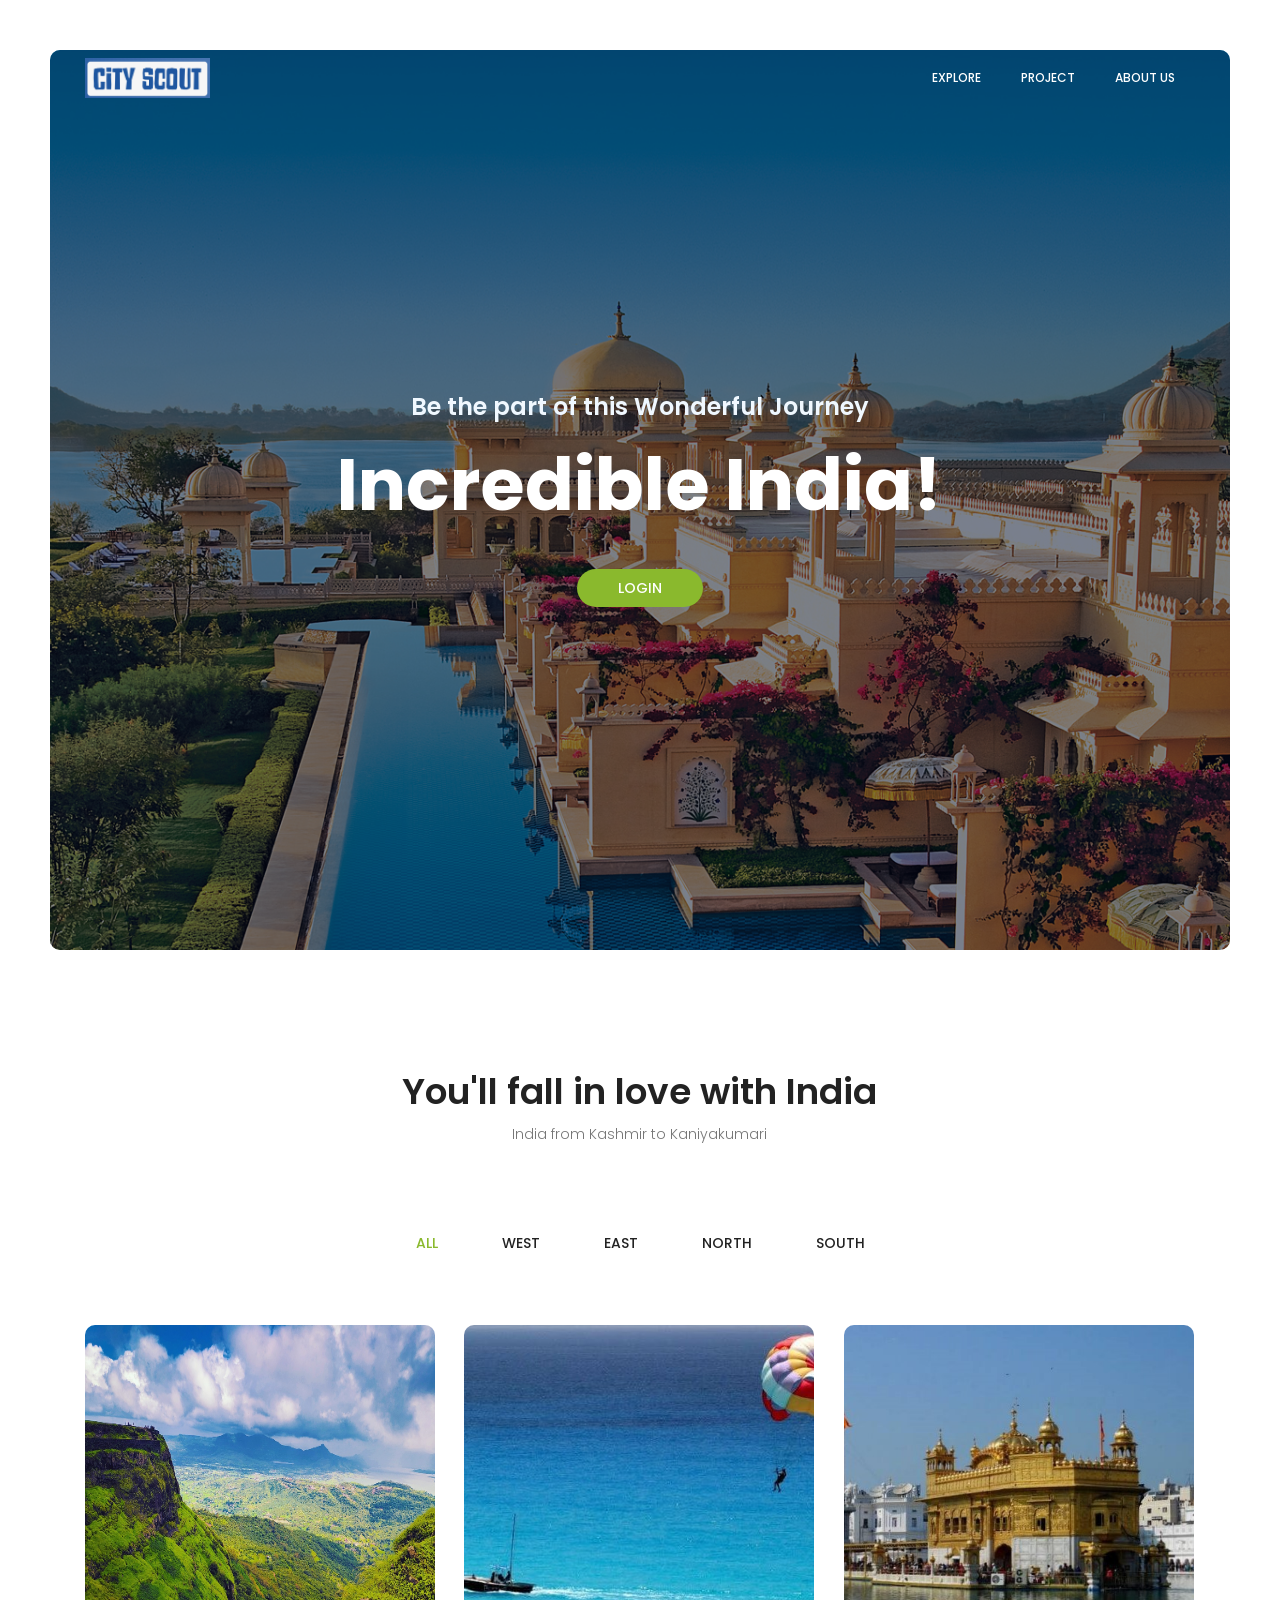
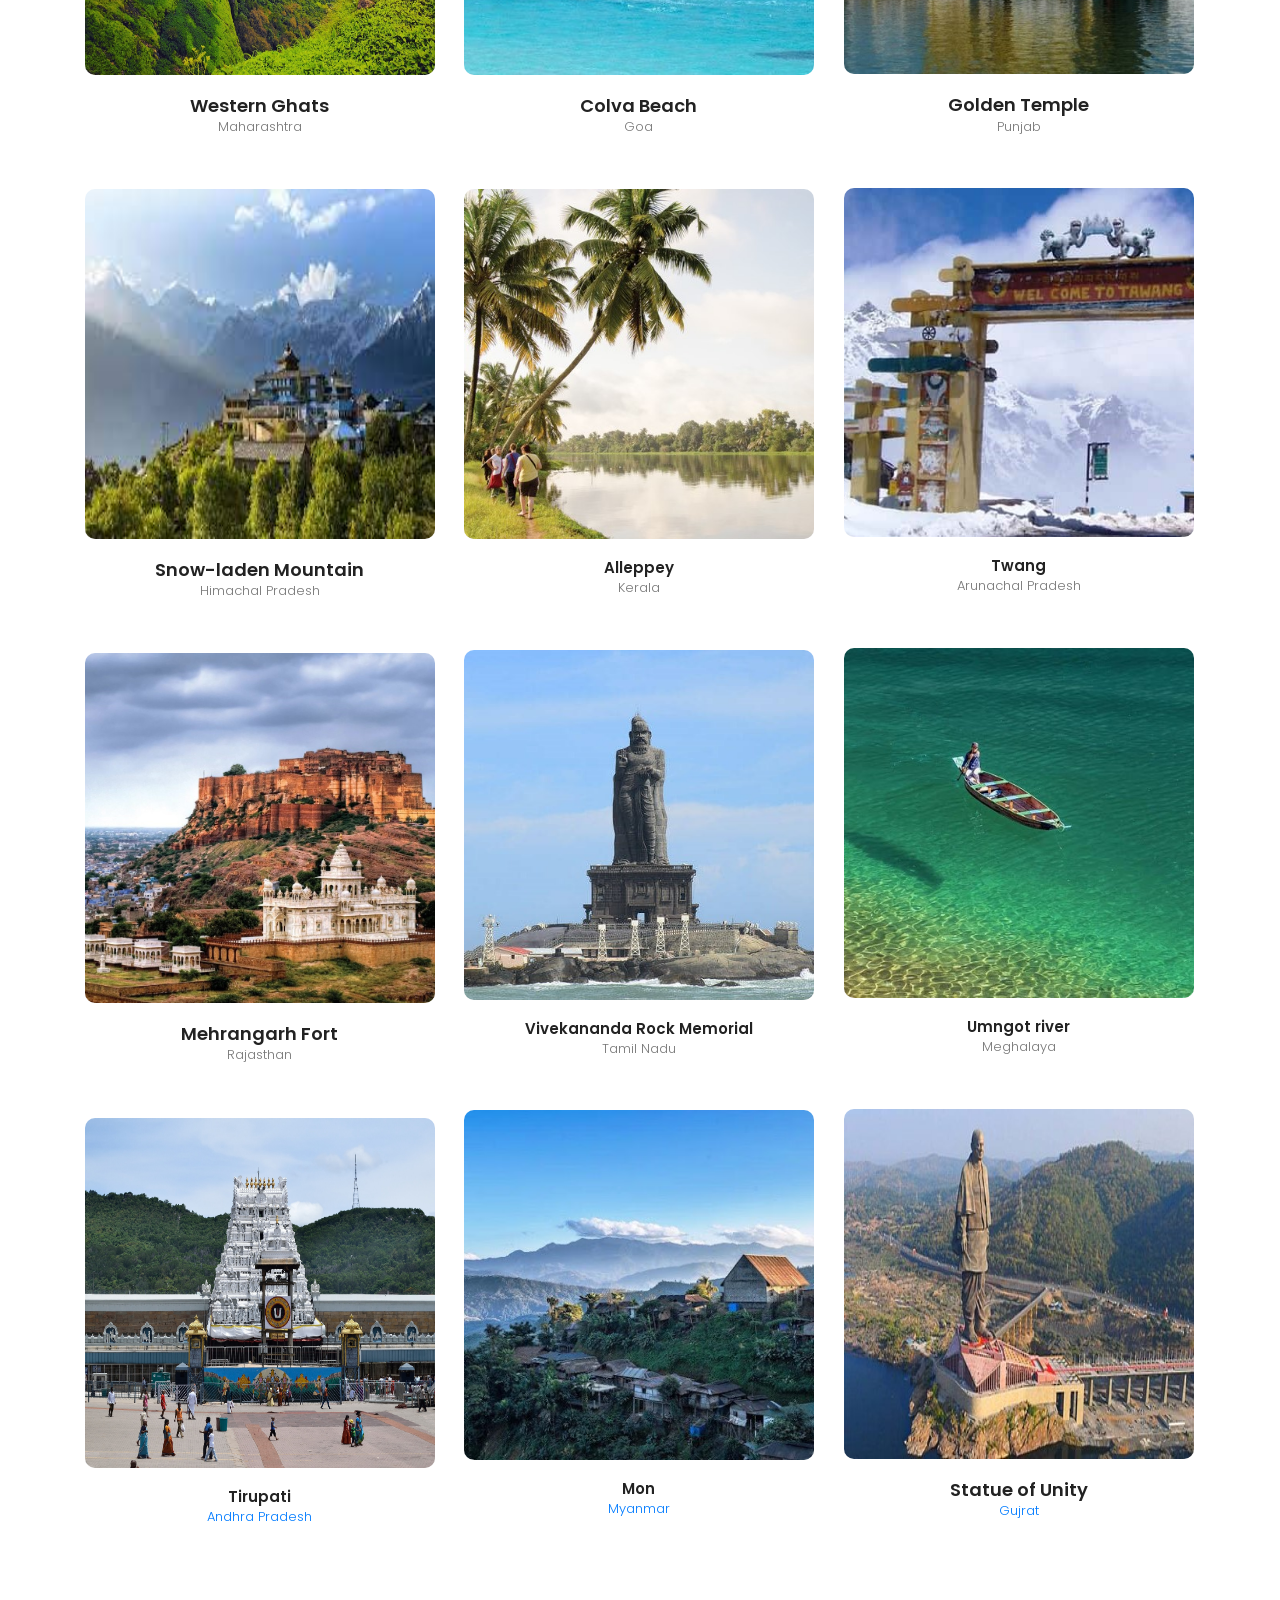
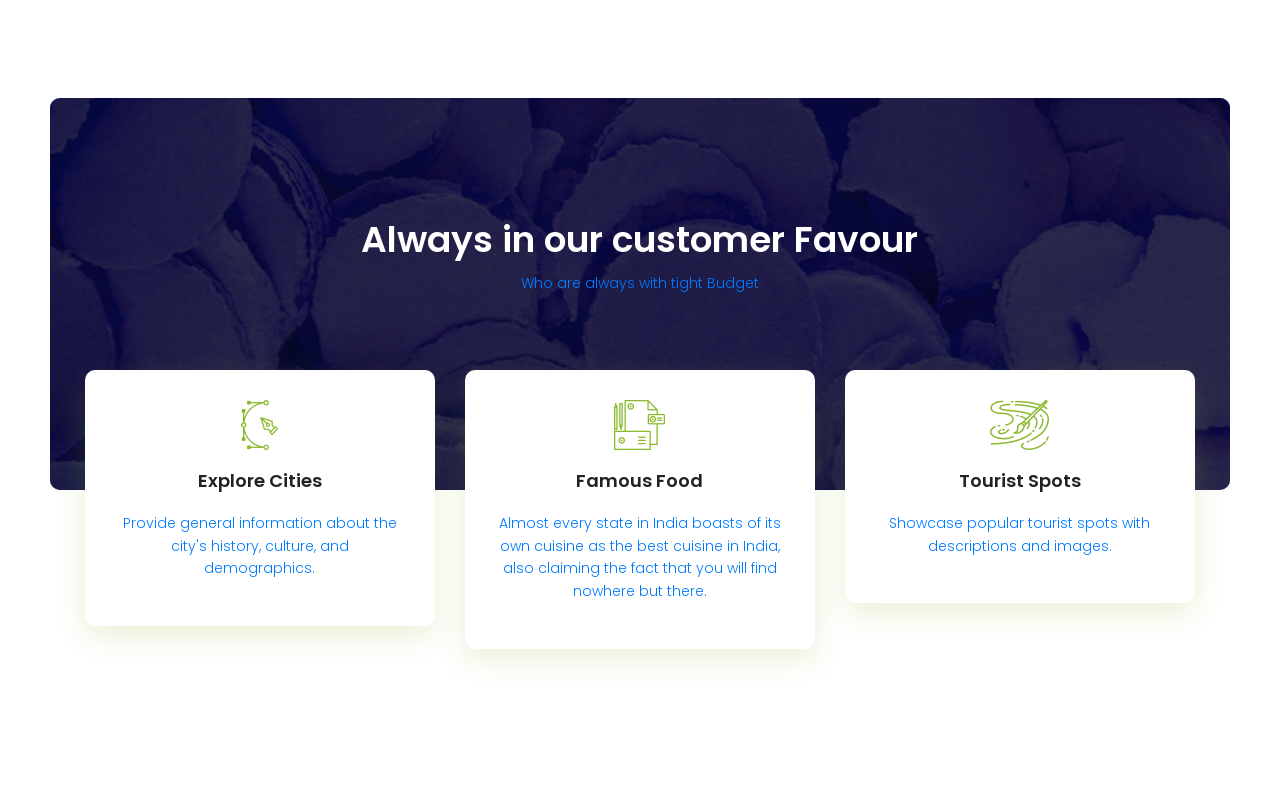
<file: index.html>
<!DOCTYPE html>
<html lang="zxx" class="no-js">
<head>
	<!-- Mobile Specific Meta -->
	<meta name="viewport" content="width=device-width, initial-scale=1, shrink-to-fit=no">
	<!-- Favicon-->
	<link rel="shortcut icon" href="img/fav.png">
	<!-- Author Meta -->
	<meta name="author" content="">
	<!-- Meta Description -->
	<meta name="description" content="">
	<!-- Meta Keyword -->
	<meta name="keywords" content="">
	<!-- meta character set -->
	<meta charset="UTF-8">
	<!-- Site Title -->
	<title>City Scout</title>
	<link rel="icon" href="./img/j.jpg" type="image/jpg">
	<link href="https://fonts.googleapis.com/css?family=Poppins:100,200,400,300,500,600,700" rel="stylesheet"> 
		<!--CSS============================================= -->
		<link rel="stylesheet" href="css/linearicons.css">
		<link rel="stylesheet" href="css/font-awesome.min.css">
		<link rel="stylesheet" href="css/bootstrap.css">
		<link rel="stylesheet" href="css/magnific-popup.css">
		<link rel="stylesheet" href="css/nice-select.css">					
		<link rel="stylesheet" href="css/animate.min.css">
		<link rel="stylesheet" href="css/owl.carousel.css">
		<link rel="stylesheet" href="css/main.css">
	</head>
	<body>
		<div class="protfolio-wrap">

		<!-- Start Header Area -->
		<header class="default-header">
		
			<nav class="navbar navbar-expand-lg  navbar-light">
				<div class="container">
					<img style="height: 40px; width: auto; padding:auto"  src="./img/logo.png" alt="">
					  <a class="navbar-brand" href="index.html"></a>
					  <button class="navbar-toggler" type="button" data-toggle="collapse" data-target="#navbarSupportedContent" aria-controls="navbarSupportedContent" aria-expanded="false" aria-label="Toggle navigation">
						<span class="text-white lnr lnr-menu"></span>
					  </button>

					  <div class="collapse navbar-collapse justify-content-end align-items-center" id="navbarSupportedContent">
						<ul class="navbar-nav">
							
							<li><a href="#portfolio">Explore</a></li>
							<li><a href="#service">Project</a></li>
							<li><a href="./Pages-inside/about.html">About Us</a></li>
						</ul>
					  </div>						
				</div>
			</nav>
		</header>
		<!-- End Header Area -->	
			<!-- start banner Area -->
			<section class="banner-area relative" id="home">	
				<div class="overlay overlay-bg"></div>
				<div class="container">
					<div class="row fullscreen d-flex align-items-center justify-content-center">
						<div class="banner-content col-lg-10">
							<h3 style="color: aliceblue;">Be the part of this Wonderful Journey</h3>
							<h1>
								Incredible India!				
							</h1>
							<a href="#" class="primary-btn text-uppercase">Login</a>
						</div>											
					</div>
				</div>
			</section>
			<!-- End banner Area -->	
			
			<!-- Start portfolio-area Area -->	
			<section class="portfolio-area section-gap" id="portfolio">
			  <div class="container">
					<div class="row d-flex justify-content-center">
						<div class="menu-content col-lg-10">
							<div class="title text-center">
								<h1 class="mb-10">You'll fall in love with India</h1>
								<p>India from Kashmir to Kaniyakumari</p>
							</div>
						</div>
					</div>
				<div class="filters">
				  <ul>
					<li class="active" data-filter="*">All</li>
					<li data-filter=".personal">West</li>
					<li data-filter=".agency">East</li>
					<li data-filter=".corporate">North</li>
					<li data-filter=".portal">South</li>
				  </ul>
				</div>
				
				<div class="filters-content">
				  <div class="row grid">
					<div class="single-portfolio col-sm-4 all personal">
						<div class="item">
						  <a href="./Pages-inside/maha.html"><img style="height: 350px;" src = "img/p13.jpg" alt="Work 1"></a>
						  <div class="p-inner">
							<a href="./Pages-inside/maha.html"></a><h4>Western Ghats</h4></a>
							<div class="cat">Maharashtra</div>
						  </div>
						</div>
					  </div>
					<div class="single-portfolio col-sm-4 all personal">
					  <div class="item">
						<img src="img/p11.jpg" alt="Work 1">
						<div class="p-inner">
						  <h4>Colva Beach</h4>
						  <div class="cat">Goa</div>
						</div>
					  </div>
					</div>
					<div class="single-portfolio col-sm-4 all corporate">
						<div class="item">
						  <a href="./Pages-inside/GoldenTemple-Info.html"><img src="img/p1.jpg" alt="Work 1"></a>
						  <div class="p-inner">
							<h4>Golden Temple</h4>
							<div class="cat">Punjab</div>
						  </div>
						</div>
					  </div>
					<div class="single-portfolio col-sm-4 all agency">
					  <div class="item">
						<img src="img/p9.jpg" alt="Work 1">
						<div class="p-inner">
						  <h5>Twang</h5>
						  <div class="cat">Arunachal Pradesh</div>
						</div>
					  </div>
					</div>
					<div class="single-portfolio col-sm-4 all portal">
					  <div class="item">
						<img src="img/p12.jpg" alt="Work 1">
						<div class="p-inner">
						  <h5>Alleppey</h5>
						  <div class="cat">Kerala</div>
						</div>
					  </div>
					</div>

					<div class="single-portfolio col-sm-4 all corporate">
					  <div class="item">
						<img style="height: 350px;"src="img/p5.jpg" alt="Work 1">
						<div class="p-inner">
						  <h4>Snow-laden Mountain</h4>
						  <div class="cat">Himachal Pradesh</div>
						</div>
					  </div>
					</div>
					<div class="single-portfolio col-sm-4 all agency">
					  <div class="item">
						<img src="img/p7.jpg" alt="Work 1">
						<div class="p-inner">
						  <h5>Umngot river</h5>
						  <div class="cat">Meghalaya</div>
						</div>
					  </div>
					</div>
					<div class="single-portfolio col-sm-4 all portal">
					  <div class="item">
						<a href="./Pages-inside/tamilnadu.html"><img src="img/p10.jpg" alt="Work 1"></a>
						<div class="p-inner">
							<a href="./Pages-inside/tamilnadu.html"><h5>Vivekananda Rock Memorial</h5></a>
						  <div class="cat">Tamil Nadu</div>
						</div>
					  </div>
					</div>		
					<div class="single-portfolio col-sm-4 all corporate">
					  <div class="item">
						<img src="img/p4.jpg" alt="Work 1">
						<div class="p-inner">
						  <h4>Mehrangarh Fort</h4>
						  <div class="cat">Rajasthan</div>
						</div>
					  </div>
					</div>
					<div class="single-portfolio col-sm-4 all personal">
					  <div class="item">
						<a href="./Pages-inside/gujrat.html"><img style="height: 350px;"src="img/p3.jpg" alt="Work 1"></a>
						<div class="p-inner">
							<a href="./Pages-inside/gujrat.html"><h4>Statue of Unity</h4>
						  	<div class="cat">Gujrat</div>
						</div>
					  </div>
					</div>
					<div class="single-portfolio col-sm-4 all agency">
					  <div class="item">
						<img src="img/p8.jpg" alt="Work 1">
						<div class="p-inner">
						  <h5>Mon</h5>
						  <div class="cat">Myanmar</div>
						</div>
					  </div>
					</div>
					<div class="single-portfolio col-sm-4 all portal">
					  <div class="item">
						<img style="height: 350px;"src="img/p14.jpg" alt="Work 1">
						<div class="p-inner">
						  <h5>Tirupati</h5>
						  <div class="cat">Andhra Pradesh</div>
						</div>
					  </div>
					</div>					        		        
					
				  </div>
				</div>
				
			  </div>
			</section>
			<!-- End portfolio-area Area -->	

			
			<!-- Start service Area -->
			<section class="service-area section-gap relative" id="service">
				<div class="overlay overlay-bg"></div>	
				<div class="container">
					<div class="row d-flex justify-content-center">
						<div class="menu-content pb-60 col-lg-10">
							<div class="title text-center">
								<h1 class="mb-10 text-white">Always in our customer Favour</h1>
								<p>Who are always with tight Budget</p>
							</div>
						</div>
					</div>	
				</div>	
			</section>
			<!-- End service Area -->
			
			<!-- Start services Area -->
			<section class="services-area pb-100" >
				<div class="container">
					<div class="row">
						<div class="col-lg-4">
							<div class="single-service">
								<img class="img-fluid" src="img/s1.png" alt="">
								<h4>Explore Cities</h4>
								<p>
									Provide general information about the city's history, culture, and demographics.

								</p>
							</div>
						</div>
						<div class="col-lg-4">
							<div class="single-service">
								<img class="img-fluid" src="img/s2.png" alt="">
								<h4>Famous Food</h4>
								<p>
									Almost every state in India boasts of its own cuisine as the best cuisine in India, also claiming the fact that you will find nowhere but there.
								</p>
							</div>
						</div>
						<div class="col-lg-4">
							<div class="single-service">
								<img class="img-fluid" src="img/s3.png" alt="">
								<h4>Tourist Spots</h4>
								<p>
									Showcase popular tourist spots with descriptions and images.

								</p>
							</div>
						</div>														
					</div>
				</div>	
			</section>
			<!-- End services Area -->
			
				
		</div>
		<script src="js/vendor/jquery-2.2.4.min.js"></script>
		<script src="https://cdnjs.cloudflare.com/ajax/libs/popper.js/1.12.9/umd/popper.min.js" integrity="sha384-ApNbgh9B+Y1QKtv3Rn7W3mgPxhU9K/ScQsAP7hUibX39j7fakFPskvXusvfa0b4Q" crossorigin="anonymous"></script>
		<script src="js/vendor/bootstrap.min.js"></script>			
		  <script src="js/easing.min.js"></script>			
		<script src="js/jquery.ajaxchimp.min.js"></script>
		<script src="js/jquery.magnific-popup.min.js"></script>	
		<script src="js/owl.carousel.min.js"></script>			
		<script src="js/jquery.sticky.js"></script>			
		<script src="js/jquery.nice-select.min.js"></script>			
		<script src="js/parallax.min.js"></script>	
		<script src="js/mail-script.js"></script>
		<script src="js/isotope.pkgd.min.js"></script>	
		<script src="js/main.js"></script>	
	</body>
</html>
</file>
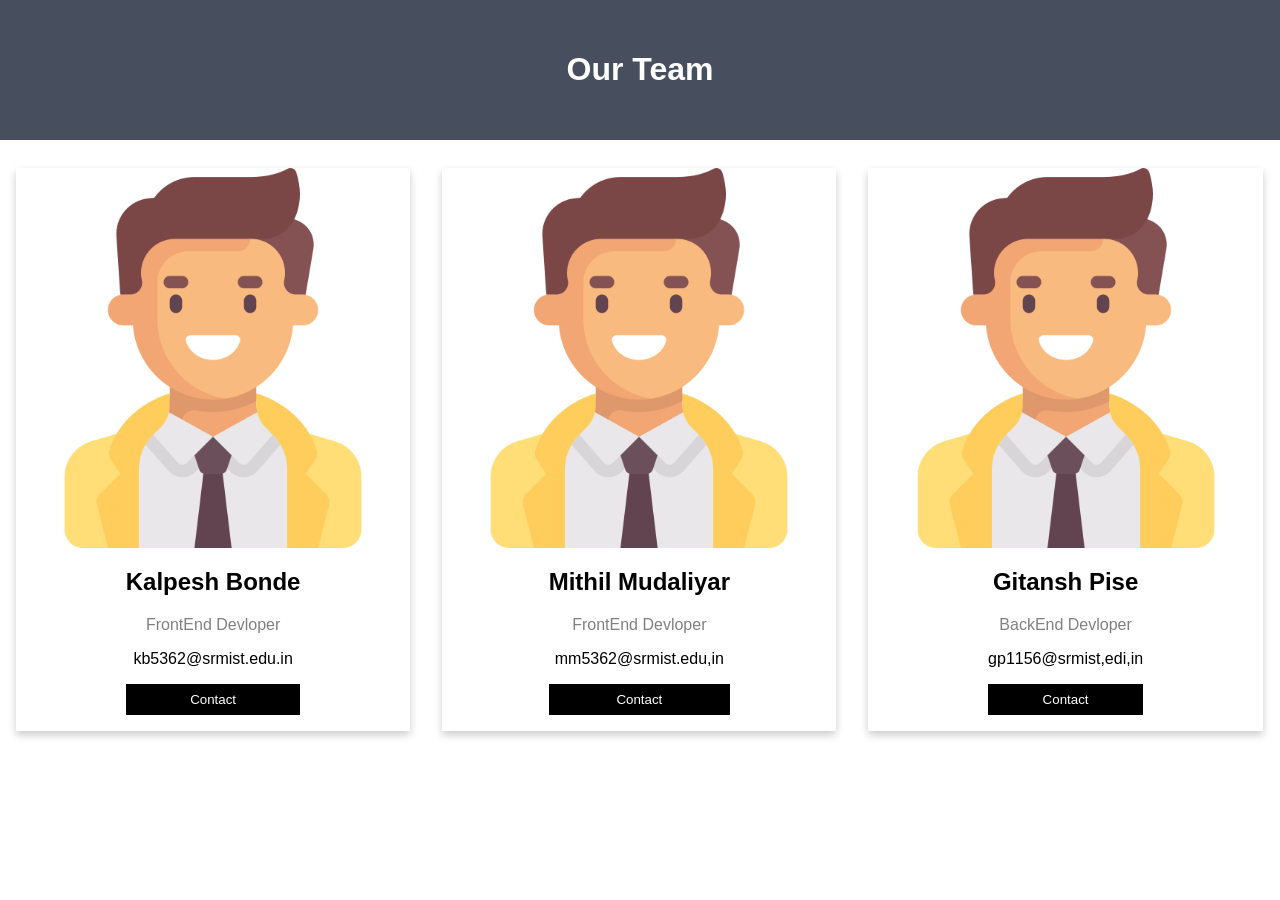
<file: Pages-inside/about.html>
<!DOCTYPE html>
<html lang="en">
  <head>
    <meta charset="UTF-8" />
    <meta name="viewport" content="width=device-width, initial-scale=1.0" />
    <title>About Us</title>	

    <style>
      /* Your CSS code goes here */
      body {
        font-family: Arial, Helvetica, sans-serif;
        margin: 0;
      }

      html {
        box-sizing: border-box;
      }

      *,
      *:before,
      *:after {
        box-sizing: inherit;
      }

      .column {
        float: left;
        width: 33.3%;
        margin-bottom: 16px;
        padding: 0 8px;
      }

      .card {
        box-shadow: 0 4px 8px 0 rgba(0, 0, 0, 0.2);
        margin: 8px;
        display: flex;
        flex-direction: column;
        justify-content: center;
        align-items: center;
        text-align: center;
      }

      .card .img {
        padding: 0 16px;
        display: flex;
        flex-direction: column;
        justify-content: center;
        align-items: center;
        text-align: center;
      }

      .about-section {
        padding: 30px;
        text-align: center;
        background-color: #474e5d;
        color: white;
      }

      .container {
        padding: 0 16px;
      }

      .container::after,
      .row::after {
        content: "";
        clear: both;
        display: table;
      }

      .title {
        color: grey;
      }

      .button {
        border: none;
        outline: 0;
        display: inline-block;
        padding: 8px;
        color: white;
        background-color: #000;
        text-align: center;
        cursor: pointer;
        width: 100%;
      }

      .button:hover {
        background-color: #555;
      }

      @media screen and (max-width: 650px) {
        .column {
          width: 100%;
          display: block;
        }
      }
    </style>
  </head>
  <body>
    <div class="about-section">
      <h1 style="color: white">Our Team</h1>
      <!-- <p>Some text about who we are and what we do.</p> -->
    </div>

    <h2 style="text-align: center"></h2>
    <div class="row">
      <div class="column">
        <div class="card">
          <img
            src="./img/man.png"
            alt="Kalpesh"
            style="height: 380px; width: auto"
          />
          <div class="container">
            <h2 style="text-align: center">Kalpesh Bonde</h2>
            <p style="text-align: center" class="title">FrontEnd Devloper</p>

            <p style="text-align: center">kb5362@srmist.edu.in</p>
            <p><button class="button">Contact</button></p>
          </div>
        </div>
      </div>

      <div class="column">
        <div class="card">
          <img
            src="./img/man.png"
            alt="Mithil"
            style="height: 380px; width: auto"
          />
          <div class="container">
            <h2 style="text-align: center">Mithil Mudaliyar</h2>
            <p style="text-align: center" class="title">FrontEnd Devloper</p>
            <p style="text-align: center">mm5362@srmist.edu,in</p>
            <p><button class="button">Contact</button></p>
          </div>
        </div>
      </div>

      <div class="column">
        <div class="card">
          <img
            src="./img/man.png"
            alt="Gitansh"
            style="height: 380px; width: auto"
          />
          <div class="container">
            <h2 style="text-align: center">Gitansh Pise</h2>
            <p style="text-align: center" class="title">BackEnd Devloper</p>
            <p style="text-align: center">gp1156@srmist,edi,in</p>
            <p><button class="button">Contact</button></p>
          </div>
        </div>
      </div>
    </div>
  </body>
</html>
</file>
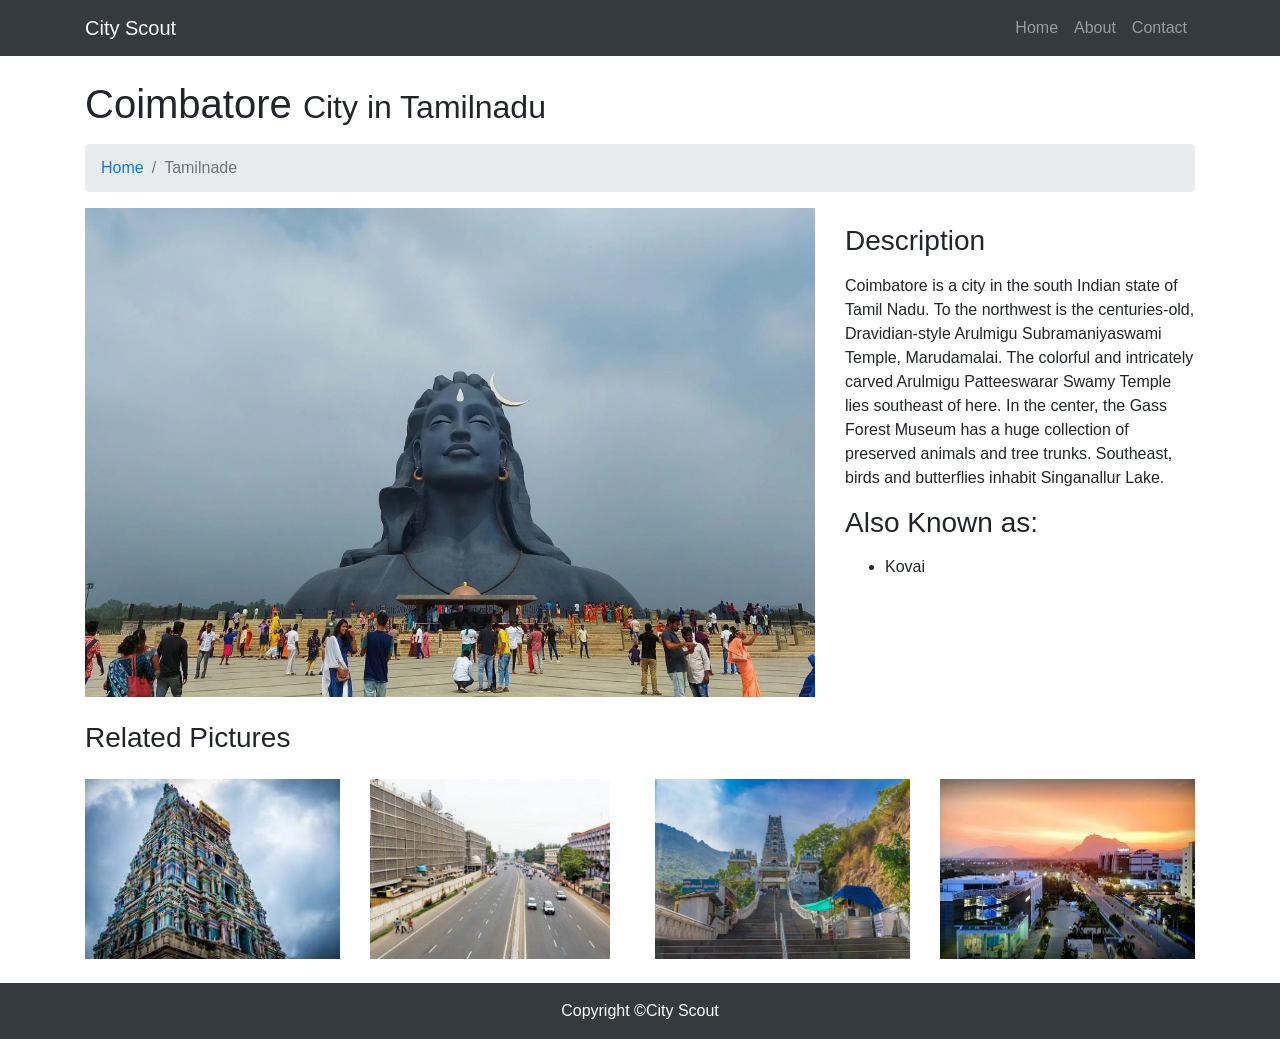
<file: Pages-inside/coimbatore.html>
<!DOCTYPE html>
<html lang="en">

<head>

  <meta charset="utf-8">
  <meta name="viewport" content="width=device-width, initial-scale=1, shrink-to-fit=no">
  <meta name="description" content="">
  <meta name="author" content="">

  <title>City Scout</title>

  <!-- Bootstrap core CSS -->
  <link href="vendor/bootstrap/css/bootstrap.min.css" rel="stylesheet">

  <!-- Custom styles for this template -->
  <link href="css/goldentemple.css" rel="stylesheet">

</head>

<body>

  <!-- Navigation -->
  <nav class="navbar fixed-top navbar-expand-lg navbar-dark bg-dark fixed-top">
    <div class="container">
      <a class="navbar-brand" href="#">City Scout</a>
      <button class="navbar-toggler navbar-toggler-right" type="button" data-toggle="collapse" data-target="#navbarResponsive" aria-controls="navbarResponsive" aria-expanded="false" aria-label="Toggle navigation">
        <span class="navbar-toggler-icon"></span>
      </button>
      <div class="collapse navbar-collapse" id="navbarResponsive">
        <ul class="navbar-nav ml-auto">
          <li class="nav-item">
            <a class="nav-link" href="about.html">Home</a>
          </li>
          <li class="nav-item">
            <a class="nav-link" href="about.html">About</a>
          </li>
          <li class="nav-item">
            <a class="nav-link" href="contact.html">Contact</a>
          </li>
        </ul>
      </div>
    </div>
  </nav>

  <!-- Page Content -->
  <div class="container">

    <!-- Page Heading/Breadcrumbs -->
    <h1 class="mt-4 mb-3">Coimbatore
      <small>City in Tamilnadu</small>
    </h1>

    <ol class="breadcrumb">
      <li class="breadcrumb-item">
        <a href="tamilnadu.html">Home</a>
      </li>
      <li class="breadcrumb-item active">Tamilnade</li>
    </ol>

    <!-- Portfolio Item Row -->
    <div class="row">

      <div class="col-md-8">
        <img  class="img-fluid" src="./img/coim.webp" alt="">
      </div>

      <div class="col-md-4">
        <h3 class="my-3">Description</h3>
        <p>Coimbatore is a city in the south Indian state of Tamil Nadu. To the northwest is the centuries-old, Dravidian-style Arulmigu Subramaniyaswami Temple, Marudamalai. The colorful and intricately carved Arulmigu Patteeswarar Swamy Temple lies southeast of here. In the center, the Gass Forest Museum has a huge collection of preserved animals and tree trunks. Southeast, birds and butterflies inhabit Singanallur Lake.</p>
        <h3 class="my-3">Also Known as: </h3>
        <ul>
          <li>Kovai</li>
        </ul>
      </div>

    </div>
    <!-- /.row -->

    <!-- Related Projects Row -->
    <h3 class="my-4">Related Pictures</h3>

    <div class="row">

      <div class="col-md-3 col-sm-6 mb-4">
        <a href="#">
          <img style="height: 180px; width: auto;" class="img-fluid" src="./img/coim1.jpg" alt="">
        </a>
      </div>

      <div class="col-md-3 col-sm-6 mb-4">
        <a href="#">
          <img style="height: 180px; width: auto;" class="img-fluid" src="./img/coim2.jpg" alt="">
        </a>
      </div>

      <div class="col-md-3 col-sm-6 mb-4">
        <a href="#">
          <img style="height: 180px; width: auto;" class="img-fluid" src="./img/coim3.webp" alt="">
        </a>
      </div>

      <div class="col-md-3 col-sm-6 mb-4">
        <a href="#">
          <img style="height: 180px; width: auto;" class="img-fluid" src="./img/coim4.jpg" alt="">
        </a>
      </div>

    </div>
    <!-- /.row -->

  </div>
  <!-- /.container -->

  <!-- Footer -->
  <footer class="py-3 bg-dark">
    <div class="container">
      <p class="m-0 text-center text-white">Copyright &copy;City Scout</p>
    </div>
    <!-- /.container -->
  </footer>

  <!-- Bootstrap core JavaScript -->
  <script src="vendor/jquery/jquery.min.js"></script>
  <script src="vendor/bootstrap/js/bootstrap.bundle.min.js"></script>

</body>

</html>
</file>
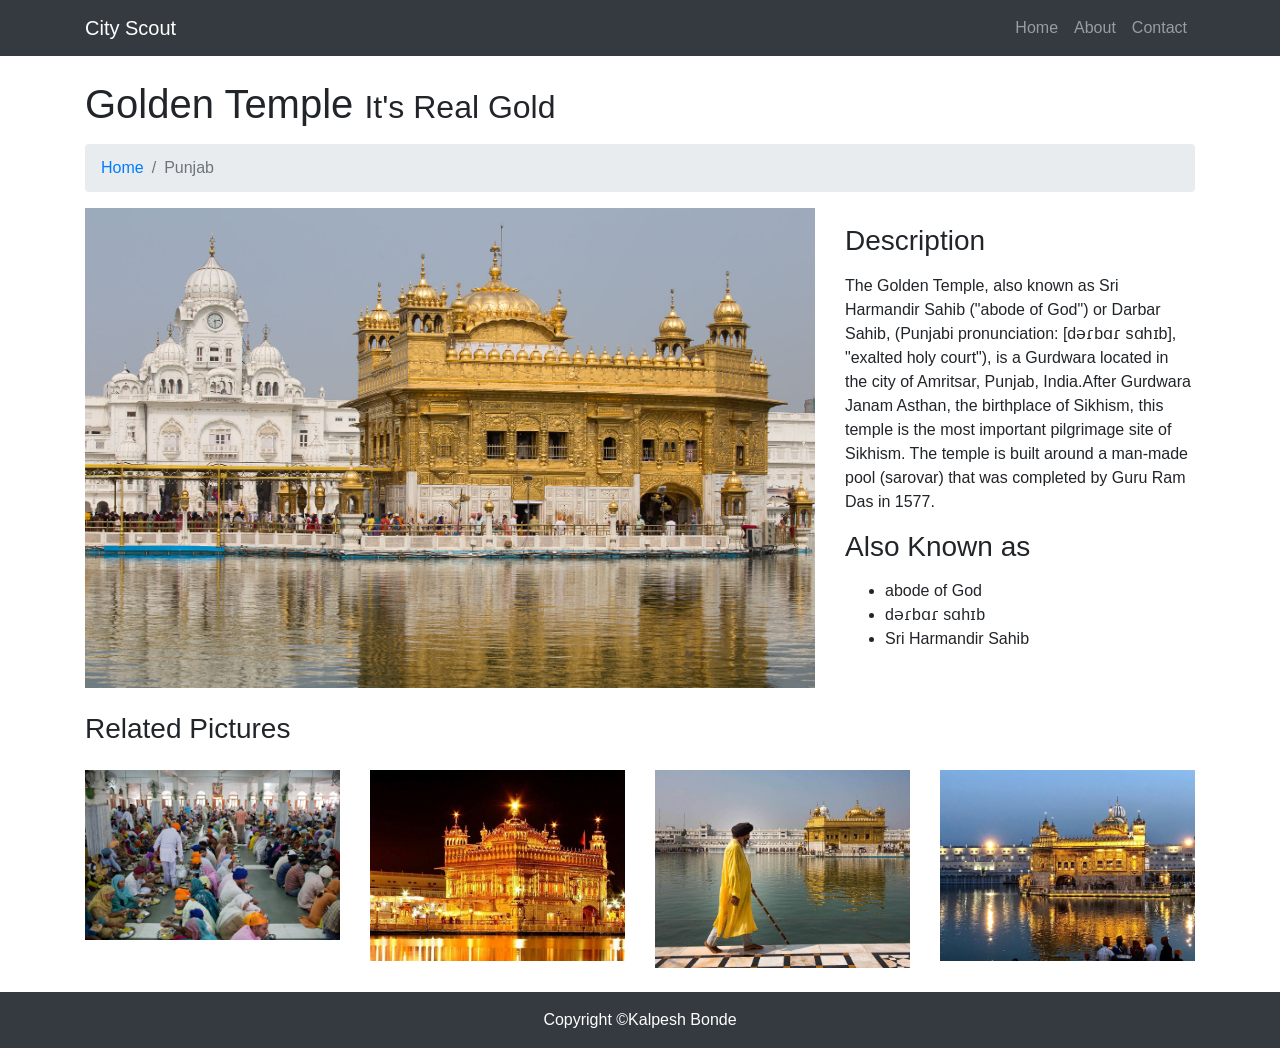
<file: Pages-inside/GoldenTemple-Info.html>
<!DOCTYPE html>
<html lang="en">

<head>

  <meta charset="utf-8">
  <meta name="viewport" content="width=device-width, initial-scale=1, shrink-to-fit=no">
  <meta name="description" content="">
  <meta name="author" content="">

  <title>City Scout</title>

  <!-- Bootstrap core CSS -->
  <link href="vendor/bootstrap/css/bootstrap.min.css" rel="stylesheet">

  <!-- Custom styles for this template -->
  <link href="css/goldentemple.css" rel="stylesheet">

</head>

<body>

  <!-- Navigation -->
  <nav class="navbar fixed-top navbar-expand-lg navbar-dark bg-dark fixed-top">
    <div class="container">
      <a class="navbar-brand" href="#">City Scout</a>
      <button class="navbar-toggler navbar-toggler-right" type="button" data-toggle="collapse" data-target="#navbarResponsive" aria-controls="navbarResponsive" aria-expanded="false" aria-label="Toggle navigation">
        <span class="navbar-toggler-icon"></span>
      </button>
      <div class="collapse navbar-collapse" id="navbarResponsive">
        <ul class="navbar-nav ml-auto">
          <li class="nav-item">
            <a class="nav-link" href="about.html">Home</a>
          </li>
          <li class="nav-item">
            <a class="nav-link" href="about.html">About</a>
          </li>
          <li class="nav-item">
            <a class="nav-link" href="contact.html">Contact</a>
          </li>
        </ul>
      </div>
    </div>
  </nav>

  <!-- Page Content -->
  <div class="container">

    <!-- Page Heading/Breadcrumbs -->
    <h1 class="mt-4 mb-3">Golden Temple
      <small>It's Real Gold</small>
    </h1>

    <ol class="breadcrumb">
      <li class="breadcrumb-item">
        <a href="scss/index.html">Home</a>
      </li>
      <li class="breadcrumb-item active">Punjab</li>
    </ol>

    <!-- Portfolio Item Row -->
    <div class="row">

      <div class="col-md-8">
        <img class="img-fluid" src="./img/Harmandir-Sahib-Amritsar-India-Punjab.jpg" alt="">
      </div>

      <div class="col-md-4">
        <h3 class="my-3">Description</h3>
        <p>The Golden Temple, also known as Sri Harmandir Sahib ("abode of God") or Darbar Sahib, (Punjabi pronunciation: [dəɾbɑɾ sɑhɪb], "exalted holy court"), is a Gurdwara located in the city of Amritsar, Punjab, India.After Gurdwara Janam Asthan, the birthplace of Sikhism, this temple is the most important pilgrimage site of Sikhism.

The temple is built around a man-made pool (sarovar) that was completed by Guru Ram Das in 1577. </p>
        <h3 class="my-3">Also Known as</h3>
        <ul>
          <li>abode of God</li>
          <li>dəɾbɑɾ sɑhɪb</li>
          <li>Sri Harmandir Sahib</li>
        </ul>
      </div>

    </div>
    <!-- /.row -->

    <!-- Related Projects Row -->
    <h3 class="my-4">Related Pictures</h3>

    <div class="row">

      <div class="col-md-3 col-sm-6 mb-4">
        <a href="#">
          <img class="img-fluid" src="./img/The-Golden-Temple-India8.jpg" alt="">
        </a>
      </div>

      <div class="col-md-3 col-sm-6 mb-4">
        <a href="#">
          <img class="img-fluid" src="./img/597529822Amritsar_Main.jpg" alt="">
        </a>
      </div>

      <div class="col-md-3 col-sm-6 mb-4">
        <a href="#">
          <img class="img-fluid" src="./img/imb-photos-warrior-medium.jpg" alt="">
        </a>
      </div>

      <div class="col-md-3 col-sm-6 mb-4">
        <a href="#">
          <img class="img-fluid" src="./img/photo1.jpg" alt="">
        </a>
      </div>

    </div>
    <!-- /.row -->

  </div>
  <!-- /.container -->

  <!-- Footer -->
  <footer class="py-3 bg-dark">
    <div class="container">
      <p class="m-0 text-center text-white">Copyright &copy;Kalpesh Bonde</p>
    </div>
    <!-- /.container -->
  </footer>

  <!-- Bootstrap core JavaScript -->
  <script src="vendor/jquery/jquery.min.js"></script>
  <script src="vendor/bootstrap/js/bootstrap.bundle.min.js"></script>

</body>

</html>
</file>
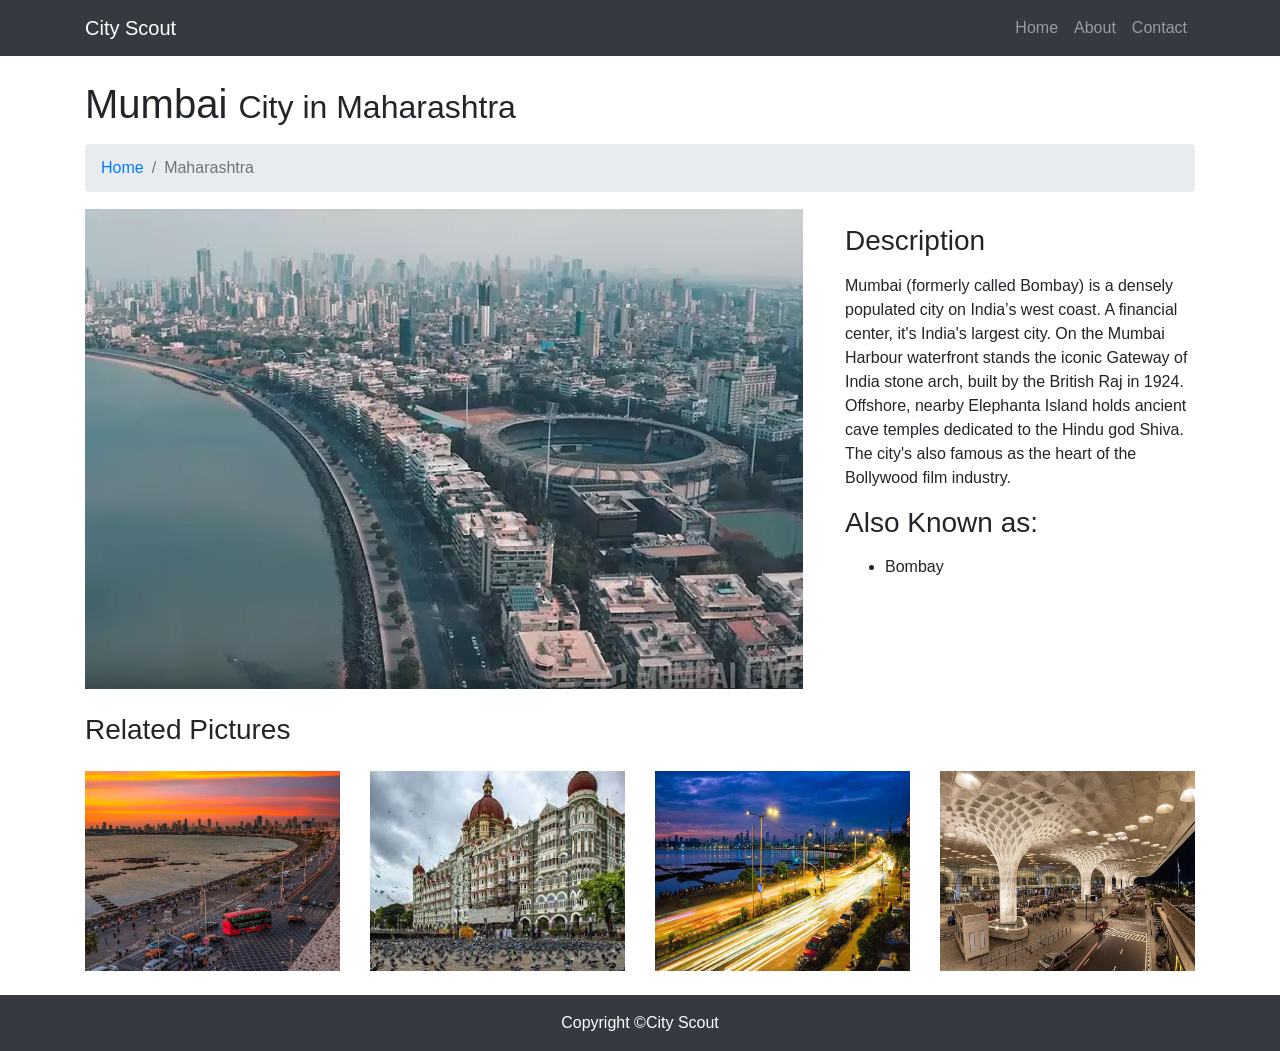
<file: Pages-inside/mumbai.html>
<!DOCTYPE html>
<html lang="en">

<head>

  <meta charset="utf-8">
  <meta name="viewport" content="width=device-width, initial-scale=1, shrink-to-fit=no">
  <meta name="description" content="">
  <meta name="author" content="">

  <title>City Scout</title>

  <!-- Bootstrap core CSS -->
  <link href="vendor/bootstrap/css/bootstrap.min.css" rel="stylesheet">

  <!-- Custom styles for this template -->
  <link href="css/goldentemple.css" rel="stylesheet">

</head>

<body>

  <!-- Navigation -->
  <nav class="navbar fixed-top navbar-expand-lg navbar-dark bg-dark fixed-top">
    <div class="container">
      <a class="navbar-brand" href="#">City Scout</a>
      <button class="navbar-toggler navbar-toggler-right" type="button" data-toggle="collapse" data-target="#navbarResponsive" aria-controls="navbarResponsive" aria-expanded="false" aria-label="Toggle navigation">
        <span class="navbar-toggler-icon"></span>
      </button>
      <div class="collapse navbar-collapse" id="navbarResponsive">
        <ul class="navbar-nav ml-auto">
          <li class="nav-item">
            <a class="nav-link" href="index.html">Home</a>
          </li>
          <li class="nav-item">
            <a class="nav-link" href="about.html">About</a>
          </li>
          <li class="nav-item">
            <a class="nav-link" href="contact.html">Contact</a>
          </li>
        </ul>
      </div>
    </div>
  </nav>

  <!-- Page Content -->
  <div class="container">

    <!-- Page Heading/Breadcrumbs -->
    <h1 class="mt-4 mb-3">Mumbai
      <small>City in Maharashtra</small>
    </h1>

    <ol class="breadcrumb">
      <li class="breadcrumb-item">
        <a href="maha.html">Home</a>
      </li>
      <li class="breadcrumb-item active">Maharashtra</li>
    </ol>

    <!-- Portfolio Item Row -->
    <div class="row">

      <div class="col-md-8">
        <img class="img-fluid" src="./img/mumbai.webp" alt="">
      </div>

      <div class="col-md-4">
        <h3 class="my-3">Description</h3>
        <p>Mumbai (formerly called Bombay) is a densely populated city on India’s west coast. A financial center, it's India's largest city. On the Mumbai Harbour waterfront stands the iconic Gateway of India stone arch, built by the British Raj in 1924. Offshore, nearby Elephanta Island holds ancient cave temples dedicated to the Hindu god Shiva. The city's also famous as the heart of the Bollywood film industry.</p>
        <h3 class="my-3">Also Known as: </h3>
        <ul>
          <li>Bombay</li>
        </ul>
      </div>

    </div>
    <!-- /.row -->

    <!-- Related Projects Row -->
    <h3 class="my-4">Related Pictures</h3>

    <div class="row">

      <div class="col-md-3 col-sm-6 mb-4">
        <a href="#">
          <img style="height: 200px; width: 500px; justify-content: space-between;" class="img-fluid" src="./img/mum1.jpg" alt="">
        </a>
      </div>

      <div class="col-md-3 col-sm-6 mb-4">
        <a href="#">
          <img style="height: 200px; width: auto; justify-content: space-between;" class="img-fluid" src="./img/mum2.jpg" alt="">
        </a>
      </div>

      <div class="col-md-3 col-sm-6 mb-4">
        <a href="#">
          <img style="height: 200px; width: auto; justify-content: space-between;" class="img-fluid" src="./img/mum3.jpg" alt="">
        </a>
      </div>

      <div class="col-md-3 col-sm-6 mb-4">
        <a href="#">
          <img style="height: 200px; width: auto; justify-content: space-between;" class="img-fluid" src="./img/mum4.webp" alt="">
        </a>
      </div>

    </div>
    <!-- /.row -->

  </div>
  <!-- /.container -->

  <!-- Footer -->
  <footer class="py-3 bg-dark">
    <div class="container">
      <p class="m-0 text-center text-white">Copyright &copy;City Scout</p>
    </div>
    <!-- /.container -->
  </footer>

  <!-- Bootstrap core JavaScript -->
  <script src="vendor/jquery/jquery.min.js"></script>
  <script src="vendor/bootstrap/js/bootstrap.bundle.min.js"></script>

</body>

</html>
</file>
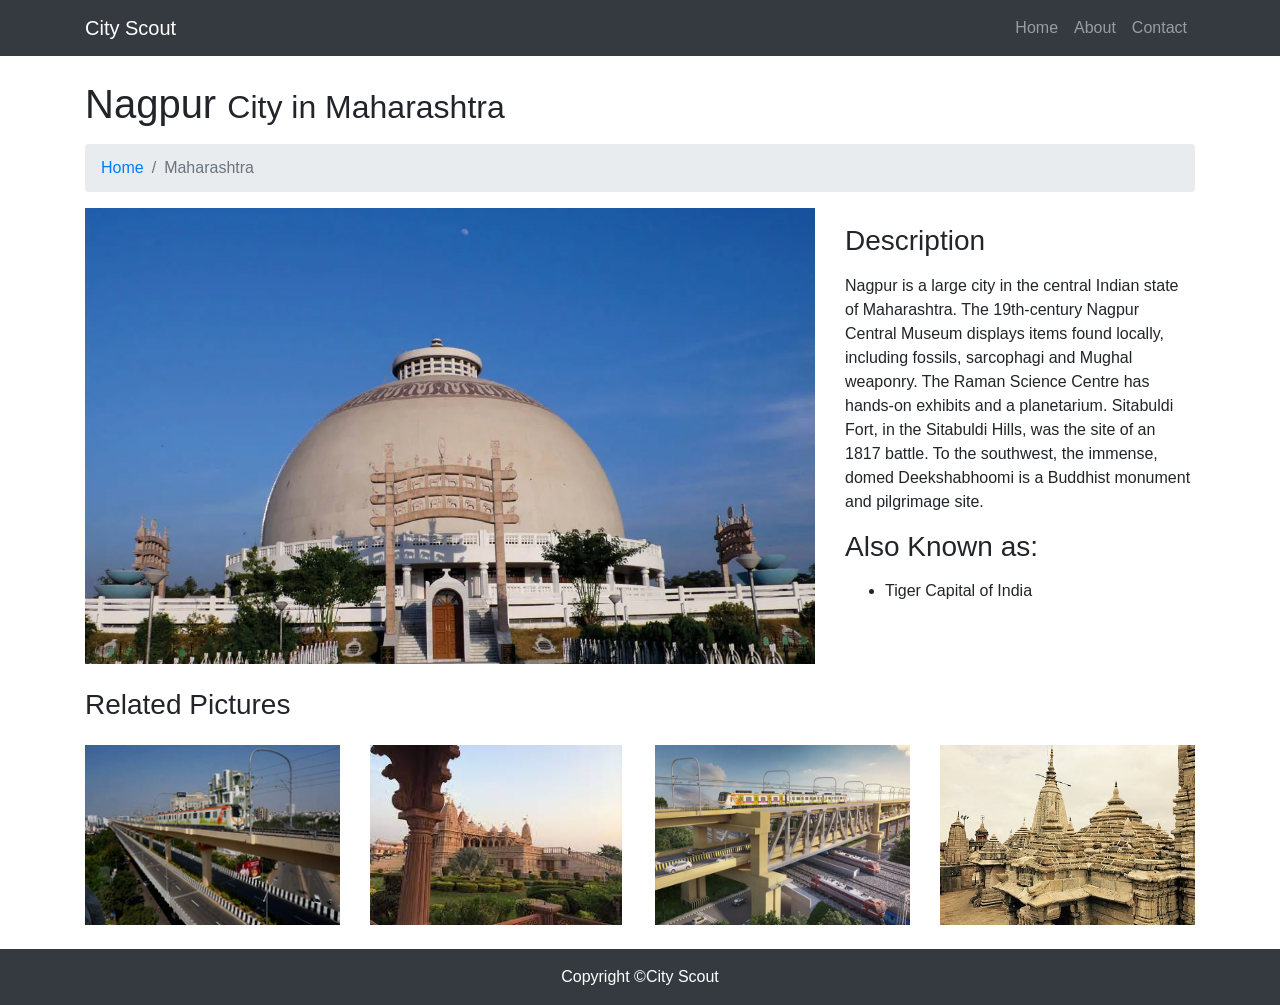
<file: Pages-inside/nagpur.html>
<!DOCTYPE html>
<html lang="en">

<head>

  <meta charset="utf-8">
  <meta name="viewport" content="width=device-width, initial-scale=1, shrink-to-fit=no">
  <meta name="description" content="">
  <meta name="author" content="">

  <title>City Scout</title>

  <!-- Bootstrap core CSS -->
  <link href="vendor/bootstrap/css/bootstrap.min.css" rel="stylesheet">

  <!-- Custom styles for this template -->
  <link href="css/goldentemple.css" rel="stylesheet">

</head>

<body>

  <!-- Navigation -->
  <nav class="navbar fixed-top navbar-expand-lg navbar-dark bg-dark fixed-top">
    <div class="container">
      <a class="navbar-brand" href="#">City Scout</a>
      <button class="navbar-toggler navbar-toggler-right" type="button" data-toggle="collapse" data-target="#navbarResponsive" aria-controls="navbarResponsive" aria-expanded="false" aria-label="Toggle navigation">
        <span class="navbar-toggler-icon"></span>
      </button>
      <div class="collapse navbar-collapse" id="navbarResponsive">
        <ul class="navbar-nav ml-auto">
          <li class="nav-item">
            <a class="nav-link" href="index.html">Home</a>
          </li>
          <li class="nav-item">
            <a class="nav-link" href="index.html">About</a>
          </li>
          <li class="nav-item">
            <a class="nav-link" href="index.html">Contact</a>
          </li>
        </ul>
      </div>
    </div>
  </nav>

  <!-- Page Content -->
  <div class="container">

    <!-- Page Heading/Breadcrumbs -->
    <h1 class="mt-4 mb-3">Nagpur
      <small>City in Maharashtra</small>
    </h1>

    <ol class="breadcrumb">
      <li class="breadcrumb-item">
        <a href="maha.html">Home</a>
      </li>
      <li class="breadcrumb-item active">Maharashtra</li>
    </ol>

    <!-- Portfolio Item Row -->
    <div class="row">

      <div class="col-md-8">
        <img class="img-fluid" src="./img/nagpur.webp" alt="">
      </div>

      <div class="col-md-4">
        <h3 class="my-3">Description</h3>
        <p>Nagpur is a large city in the central Indian state of Maharashtra. The 19th-century Nagpur Central Museum displays items found locally, including fossils, sarcophagi and Mughal weaponry. The Raman Science Centre has hands-on exhibits and a planetarium. Sitabuldi Fort, in the Sitabuldi Hills, was the site of an 1817 battle. To the southwest, the immense, domed Deekshabhoomi is a Buddhist monument and pilgrimage site. </p>
        <h3 class="my-3">Also Known as: </h3>
        <ul>
          <li>Tiger Capital of India </li>
        </ul>
      </div>

    </div>
    <!-- /.row -->

    <!-- Related Projects Row -->
    <h3 class="my-4">Related Pictures</h3>

    <div class="row">

      <div class="col-md-3 col-sm-6 mb-4">
        <a href="#">
          <img style="height: 180px; width: auto;" class="img-fluid" src="./img/nagpur1.png" alt="">
        </a>
      </div>

      <div class="col-md-3 col-sm-6 mb-4">
        <a href="#">
          <img style="height: 180px; width: auto;" class="img-fluid" src="./img/nagpur2.jpg" alt="">
        </a>
      </div>

      <div class="col-md-3 col-sm-6 mb-4">
        <a href="#">
          <img style="height: 180px; width: auto;" class="img-fluid" src="./img/nagpur3.webp" alt="">
        </a>
      </div>

      <div class="col-md-3 col-sm-6 mb-4">
        <a href="#">
          <img style="height: 180px; width: auto;" class="img-fluid" src="./img/nagpur4.jpg" alt="">
        </a>
      </div>

    </div>
    <!-- /.row -->

  </div>
  <!-- /.container -->

  <!-- Footer -->
  <footer class="py-3 bg-dark">
    <div class="container">
      <p class="m-0 text-center text-white">Copyright &copy;City Scout</p>
    </div>
    <!-- /.container -->
  </footer>

  <!-- Bootstrap core JavaScript -->
  <script src="vendor/jquery/jquery.min.js"></script>
  <script src="vendor/bootstrap/js/bootstrap.bundle.min.js"></script>

</body>

</html>
</file>
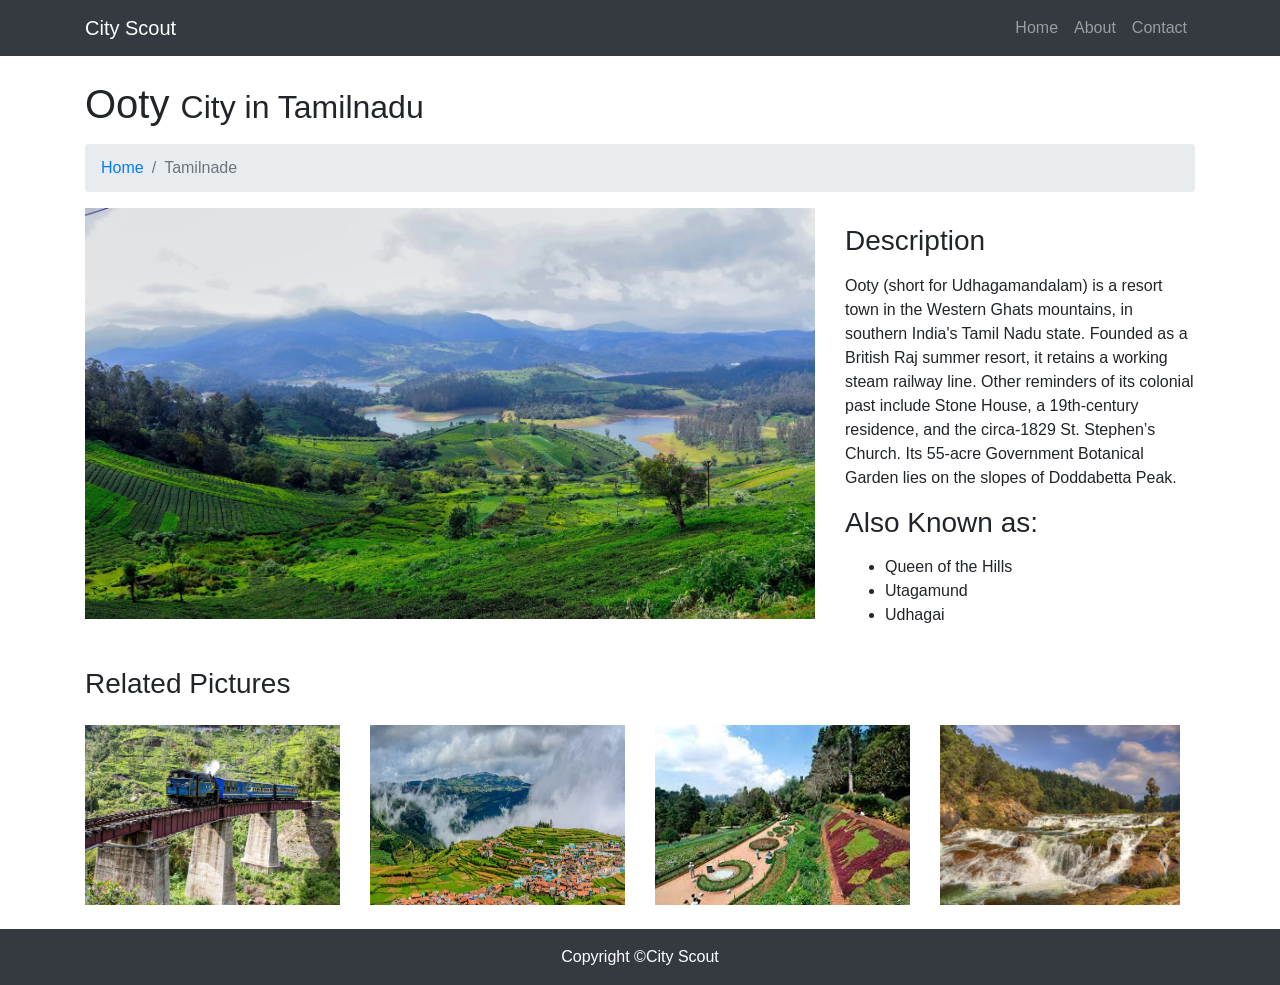
<file: Pages-inside/ooty.html>
<!DOCTYPE html>
<html lang="en">

<head>

  <meta charset="utf-8">
  <meta name="viewport" content="width=device-width, initial-scale=1, shrink-to-fit=no">
  <meta name="description" content="">
  <meta name="author" content="">

  <title>City Scout</title>

  <!-- Bootstrap core CSS -->
  <link href="vendor/bootstrap/css/bootstrap.min.css" rel="stylesheet">

  <!-- Custom styles for this template -->
  <link href="css/goldentemple.css" rel="stylesheet">

</head>

<body>

  <!-- Navigation -->
  <nav class="navbar fixed-top navbar-expand-lg navbar-dark bg-dark fixed-top">
    <div class="container">
      <a class="navbar-brand" href="#">City Scout</a>
      <button class="navbar-toggler navbar-toggler-right" type="button" data-toggle="collapse" data-target="#navbarResponsive" aria-controls="navbarResponsive" aria-expanded="false" aria-label="Toggle navigation">
        <span class="navbar-toggler-icon"></span>
      </button>
      <div class="collapse navbar-collapse" id="navbarResponsive">
        <ul class="navbar-nav ml-auto">
          <li class="nav-item">
            <a class="nav-link" href="about.html">Home</a>
          </li>
          <li class="nav-item">
            <a class="nav-link" href="about.html">About</a>
          </li>
          <li class="nav-item">
            <a class="nav-link" href="contact.html">Contact</a>
          </li>
        </ul>
      </div>
    </div>
  </nav>

  <!-- Page Content -->
  <div class="container">

    <!-- Page Heading/Breadcrumbs -->
    <h1 class="mt-4 mb-3">Ooty
      <small>City in Tamilnadu</small>
    </h1>

    <ol class="breadcrumb">
      <li class="breadcrumb-item">
        <a href="tamilnadu.html">Home</a>
      </li>
      <li class="breadcrumb-item active">Tamilnade</li>
    </ol>

    <!-- Portfolio Item Row -->
    <div class="row">

      <div class="col-md-8">
        <img  class="img-fluid" src="./img/ooty.avif" alt="">
      </div>

      <div class="col-md-4">
        <h3 class="my-3">Description</h3>
        <p>Ooty (short for Udhagamandalam) is a resort town in the Western Ghats mountains, in southern India's Tamil Nadu state. Founded as a British Raj summer resort, it retains a working steam railway line. Other reminders of its colonial past include Stone House, a 19th-century residence, and the circa-1829 St. Stephen’s Church. Its 55-acre Government Botanical Garden lies on the slopes of Doddabetta Peak.</p>
        <h3 class="my-3">Also Known as: </h3>
        <ul>
           <li>Queen of the Hills</li>
           <li>Utagamund</li>
           <li>Udhagai</li>
        </ul>
      </div>

    </div>
    <!-- /.row -->

    <!-- Related Projects Row -->
    <h3 class="my-4">Related Pictures</h3>

    <div class="row">

      <div class="col-md-3 col-sm-6 mb-4">
        <a href="#">
          <img style="height: 180px; width: auto;" class="img-fluid" src="./img/oooty1.jpg" alt="">
        </a>
      </div>

      <div class="col-md-3 col-sm-6 mb-4">
        <a href="#">
          <img style="height: 180px; width: auto;" class="img-fluid" src="./img/ooty2.avif" alt="">
        </a>
      </div>

      <div class="col-md-3 col-sm-6 mb-4">
        <a href="#">
          <img style="height: 180px; width: auto;" class="img-fluid" src="./img/ooty3.jpg" alt="">
        </a>
      </div>

      <div class="col-md-3 col-sm-6 mb-4">
        <a href="#">
          <img style="height: 180px; width: auto;" class="img-fluid" src="./img/ooty4.cms" alt="">
        </a>
      </div>

    </div>
    <!-- /.row -->

  </div>
  <!-- /.container -->

  <!-- Footer -->
  <footer class="py-3 bg-dark">
    <div class="container">
      <p class="m-0 text-center text-white">Copyright &copy;City Scout</p>
    </div>
    <!-- /.container -->
  </footer>

  <!-- Bootstrap core JavaScript -->
  <script src="vendor/jquery/jquery.min.js"></script>
  <script src="vendor/bootstrap/js/bootstrap.bundle.min.js"></script>

</body>

</html>
</file>
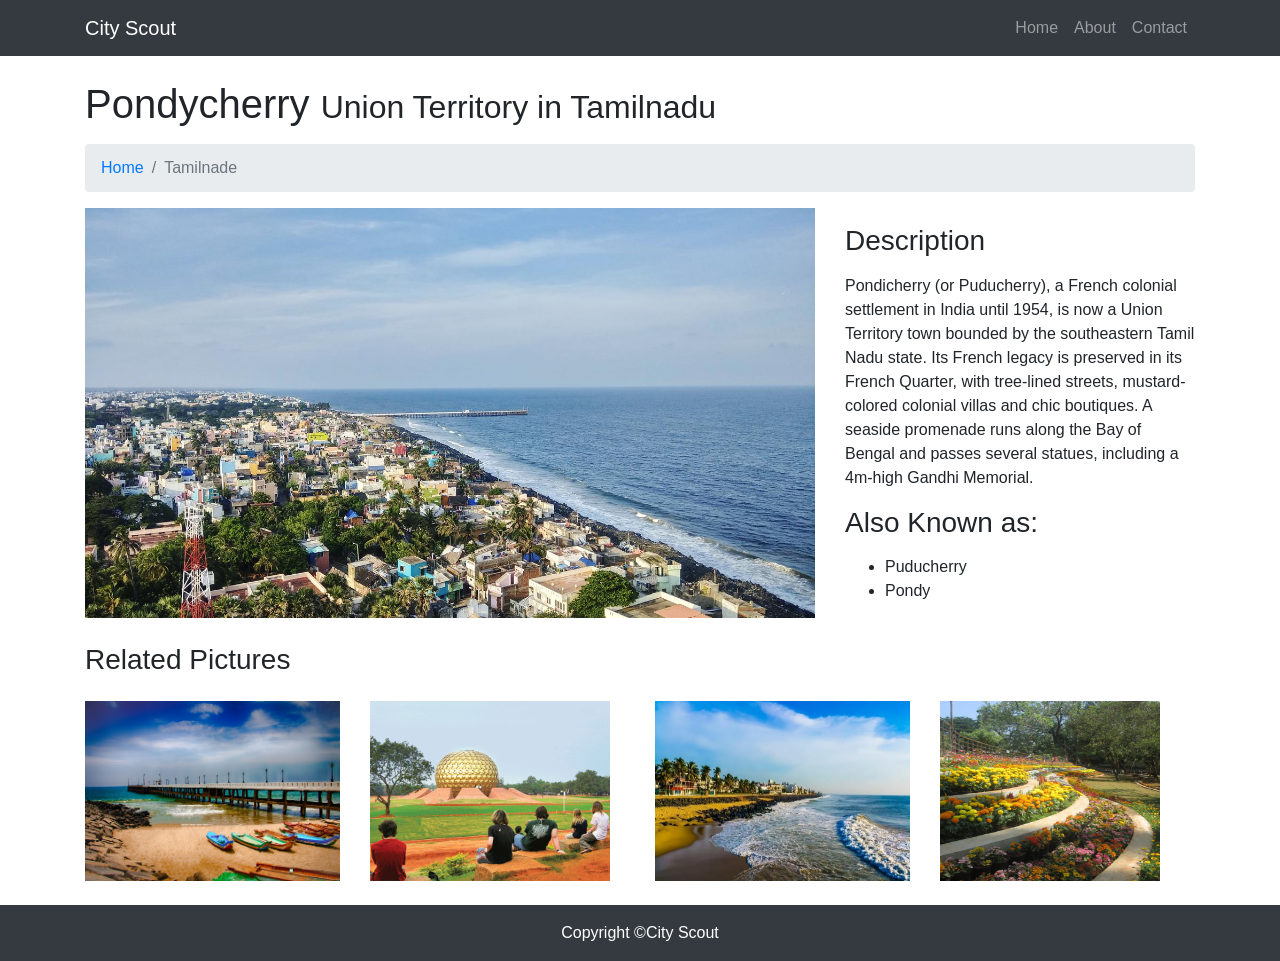
<file: Pages-inside/pondy.html>
<!DOCTYPE html>
<html lang="en">

<head>

  <meta charset="utf-8">
  <meta name="viewport" content="width=device-width, initial-scale=1, shrink-to-fit=no">
  <meta name="description" content="">
  <meta name="author" content="">

  <title>City Scout</title>

  <!-- Bootstrap core CSS -->
  <link href="vendor/bootstrap/css/bootstrap.min.css" rel="stylesheet">

  <!-- Custom styles for this template -->
  <link href="css/goldentemple.css" rel="stylesheet">

</head>

<body>

  <!-- Navigation -->
  <nav class="navbar fixed-top navbar-expand-lg navbar-dark bg-dark fixed-top">
    <div class="container">
      <a class="navbar-brand" href="#">City Scout</a>
      <button class="navbar-toggler navbar-toggler-right" type="button" data-toggle="collapse" data-target="#navbarResponsive" aria-controls="navbarResponsive" aria-expanded="false" aria-label="Toggle navigation">
        <span class="navbar-toggler-icon"></span>
      </button>
      <div class="collapse navbar-collapse" id="navbarResponsive">
        <ul class="navbar-nav ml-auto">
          <li class="nav-item">
            <a class="nav-link" href="about.html">Home</a>
          </li>
          <li class="nav-item">
            <a class="nav-link" href="about.html">About</a>
          </li>
          <li class="nav-item">
            <a class="nav-link" href="contact.html">Contact</a>
          </li>
        </ul>
      </div>
    </div>
  </nav>

  <!-- Page Content -->
  <div class="container">

    <!-- Page Heading/Breadcrumbs -->
    <h1 class="mt-4 mb-3">Pondycherry
      <small>Union Territory in Tamilnadu</small>
    </h1>

    <ol class="breadcrumb">
      <li class="breadcrumb-item">
        <a href="tamilnadu.html">Home</a>
      </li>
      <li class="breadcrumb-item active">Tamilnade</li>
    </ol>

    <!-- Portfolio Item Row -->
    <div class="row">

      <div class="col-md-8">
        <img class="img-fluid" src="./img/pondy.jpg" alt="">
      </div>

      <div class="col-md-4">
        <h3 class="my-3">Description</h3>
        <p>Pondicherry (or Puducherry), a French colonial settlement in India until 1954, is now a Union Territory town bounded by the southeastern Tamil Nadu state. Its French legacy is preserved in its French Quarter, with tree-lined streets, mustard-colored colonial villas and chic boutiques. A seaside promenade runs along the Bay of Bengal and passes several statues, including a 4m-high Gandhi Memorial.</p>
        <h3 class="my-3">Also Known as: </h3>
        <ul>
          <li>Puducherry</li>
          <li>Pondy</li>
        </ul>
      </div>

    </div>
    <!-- /.row -->

    <!-- Related Projects Row -->
    <h3 class="my-4">Related Pictures</h3>

    <div class="row">

      <div class="col-md-3 col-sm-6 mb-4">
        <a href="#">
          <img style="height: 180px; width: auto;" class="img-fluid" src="./img/pondy1.avif" alt="">
        </a>
      </div>

      <div class="col-md-3 col-sm-6 mb-4">
        <a href="#">
          <img style="height: 180px; width: auto;" class="img-fluid" src="./img/pondy2.webp" alt="">
        </a>
      </div>

      <div class="col-md-3 col-sm-6 mb-4">
        <a href="#">
          <img style="height: 180px; width: auto;" class="img-fluid" src="./img/pondy3.jpg" alt="">
        </a>
      </div>

      <div class="col-md-3 col-sm-6 mb-4">
        <a href="#">
          <img style="height: 180px; width: 220px;" class="img-fluid" src="./img/pondy4.jpg" alt="">
        </a>
      </div>

    </div>
    <!-- /.row -->

  </div>
  <!-- /.container -->

  <!-- Footer -->
  <footer class="py-3 bg-dark">
    <div class="container">
      <p class="m-0 text-center text-white">Copyright &copy;City Scout</p>
    </div>
    <!-- /.container -->
  </footer>

  <!-- Bootstrap core JavaScript -->
  <script src="vendor/jquery/jquery.min.js"></script>
  <script src="vendor/bootstrap/js/bootstrap.bundle.min.js"></script>

</body>

</html>
</file>
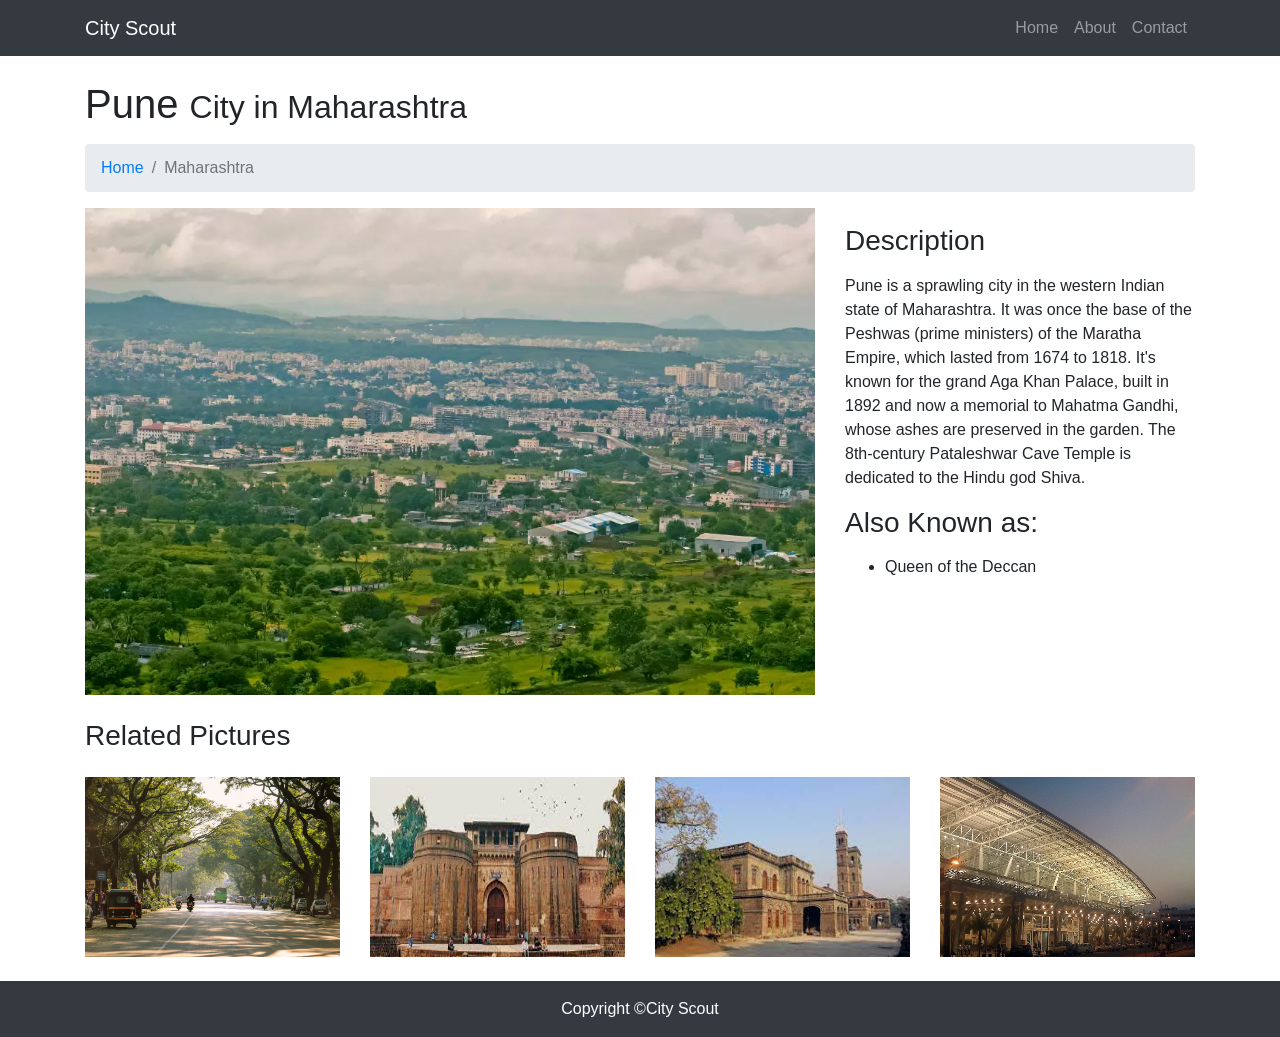
<file: Pages-inside/pune.html>
<!DOCTYPE html>
<html lang="en">

<head>

  <meta charset="utf-8">
  <meta name="viewport" content="width=device-width, initial-scale=1, shrink-to-fit=no">
  <meta name="description" content="">
  <meta name="author" content="">

  <title>City Scout</title>

  <!-- Bootstrap core CSS -->
  <link href="vendor/bootstrap/css/bootstrap.min.css" rel="stylesheet">

  <!-- Custom styles for this template -->
  <link href="css/goldentemple.css" rel="stylesheet">

</head>

<body>

  <!-- Navigation -->
  <nav class="navbar fixed-top navbar-expand-lg navbar-dark bg-dark fixed-top">
    <div class="container">
      <a class="navbar-brand" href="#">City Scout</a>
      <button class="navbar-toggler navbar-toggler-right" type="button" data-toggle="collapse" data-target="#navbarResponsive" aria-controls="navbarResponsive" aria-expanded="false" aria-label="Toggle navigation">
        <span class="navbar-toggler-icon"></span>
      </button>
      <div class="collapse navbar-collapse" id="navbarResponsive">
        <ul class="navbar-nav ml-auto">
          <li class="nav-item">
            <a class="nav-link" href="about.html">Home</a>
          </li>
          <li class="nav-item">
            <a class="nav-link" href="about.html">About</a>
          </li>
          <li class="nav-item">
            <a class="nav-link" href="contact.html">Contact</a>
          </li>
        </ul>
      </div>
    </div>
  </nav>

  <!-- Page Content -->
  <div class="container">

    <!-- Page Heading/Breadcrumbs -->
    <h1 class="mt-4 mb-3">Pune
      <small>City in Maharashtra</small>
    </h1>

    <ol class="breadcrumb">
      <li class="breadcrumb-item">
        <a href="maha.html">Home</a>
      </li>
      <li class="breadcrumb-item active">Maharashtra</li>
    </ol>

    <!-- Portfolio Item Row -->
    <div class="row">

      <div class="col-md-8">
        <img class="img-fluid" src="./img/pune.cms" alt="">
      </div>

      <div class="col-md-4">
        <h3 class="my-3">Description</h3>
        <p>Pune is a sprawling city in the western Indian state of Maharashtra. It was once the base of the Peshwas (prime ministers) of the Maratha Empire, which lasted from 1674 to 1818. It's known for the grand Aga Khan Palace, built in 1892 and now a memorial to Mahatma Gandhi, whose ashes are preserved in the garden. The 8th-century Pataleshwar Cave Temple is dedicated to the Hindu god Shiva.</p>
        <h3 class="my-3">Also Known as: </h3>
        <ul>
          <li>Queen of the Deccan</li>
        </ul>
      </div>

    </div>
    <!-- /.row -->

    <!-- Related Projects Row -->
    <h3 class="my-4">Related Pictures</h3>

    <div class="row">

      <div class="col-md-3 col-sm-6 mb-4">
        <a href="#">
          <img style="height: 180px; " class="img-fluid" src="./img/pune1.avif" alt="">
        </a>
      </div>

      <div class="col-md-3 col-sm-6 mb-4">
        <a href="#">
          <img style="height: 180px; "  class="img-fluid" src="./img/pune2.jpg" alt="">
        </a>
      </div>

      <div class="col-md-3 col-sm-6 mb-4">
        <a href="#">
          <img style="height: 180px; width: auto;" class="img-fluid" src="./img/pune3.jpg" alt="">
        </a>
      </div>

      <div class="col-md-3 col-sm-6 mb-4">
        <a href="#">
          <img style="height: 180px; width: auto;" class="img-fluid" src="./img/chennai4.jpg" alt="">
        </a>
      </div>

    </div>
    <!-- /.row -->

  </div>
  <!-- /.container -->

  <!-- Footer -->
  <footer class="py-3 bg-dark">
    <div class="container">
      <p class="m-0 text-center text-white">Copyright &copy;City Scout</p>
    </div>
    <!-- /.container -->
  </footer>

  <!-- Bootstrap core JavaScript -->
  <script src="vendor/jquery/jquery.min.js"></script>
  <script src="vendor/bootstrap/js/bootstrap.bundle.min.js"></script>

</body>

</html>
</file>
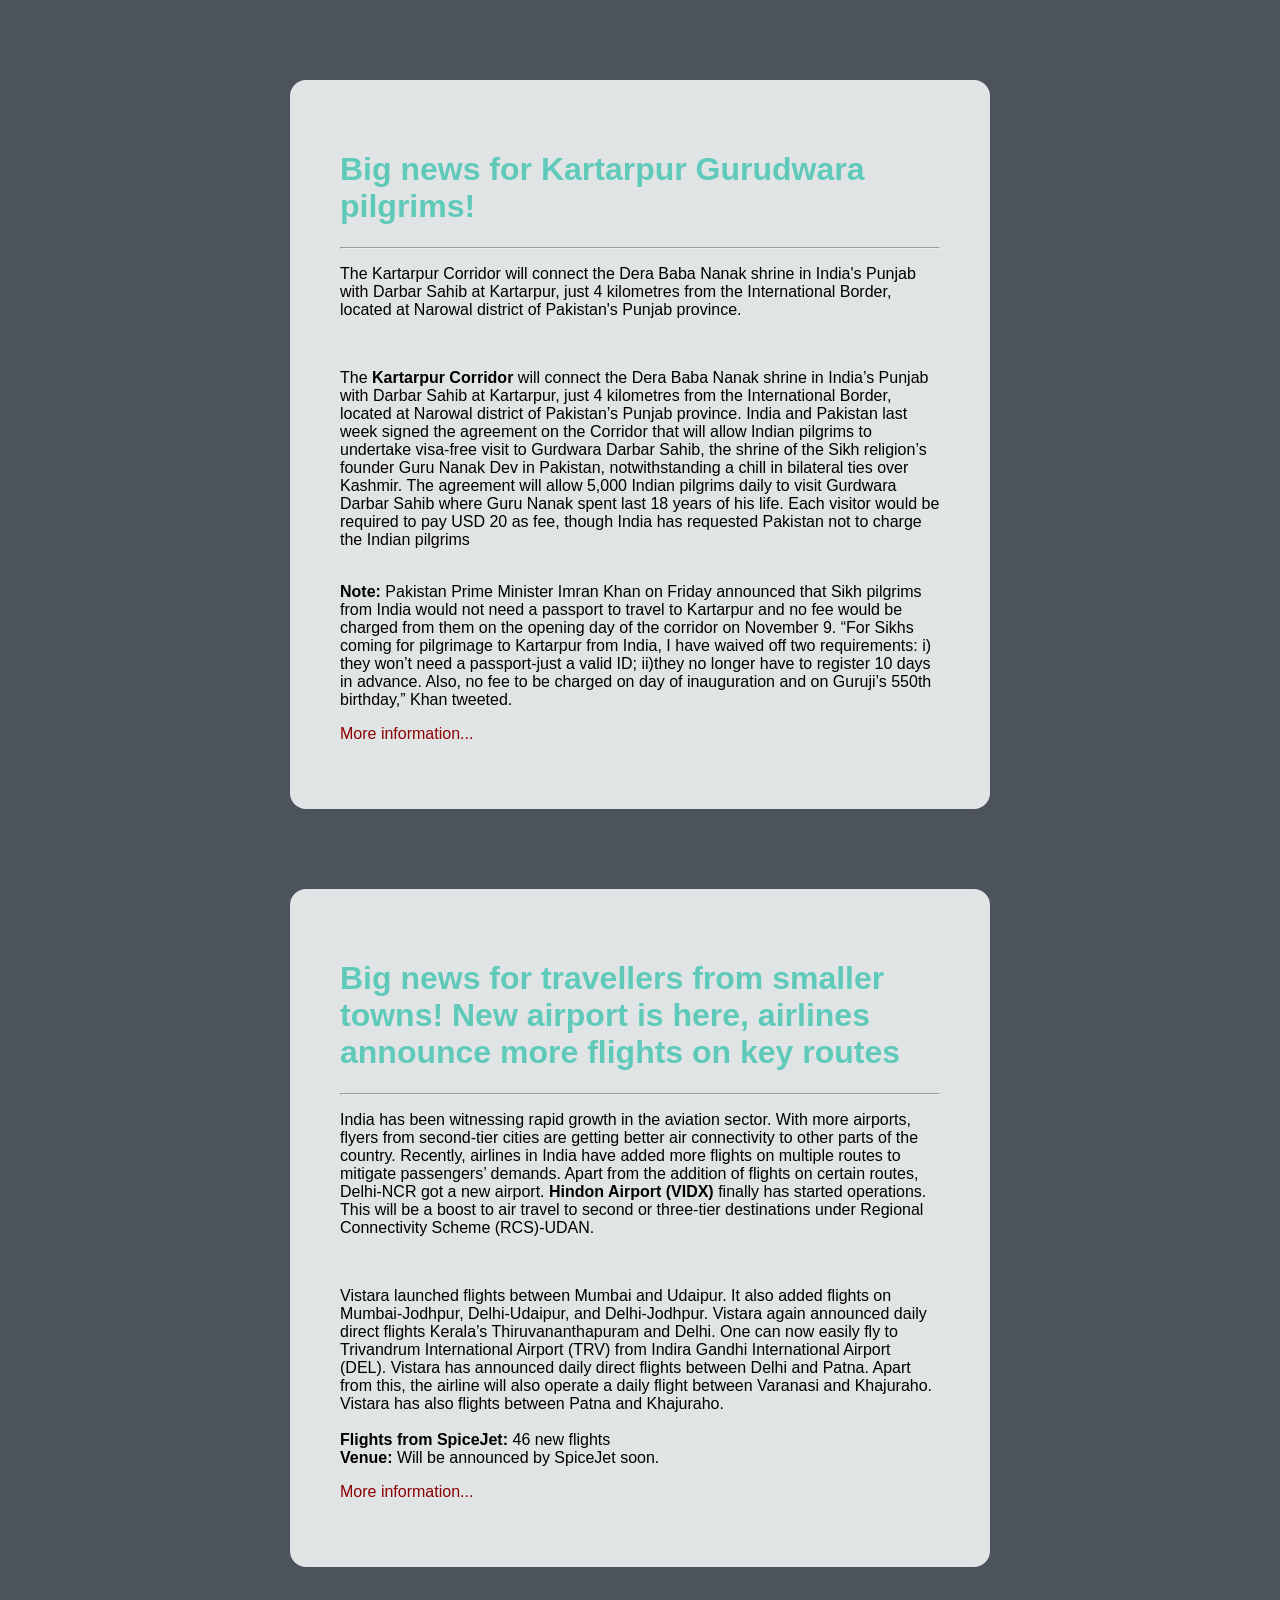
<file: Pages-inside/Recent-Announcement.html>
<!doctype html>
<html>
<head>
    <title>ANNOUNCEMENT</title>
    <style type="text/css">
        .cool
        {
            color: #5fcaba;
        }
    body {
        background-color: #4c535d;
        margin: 0;
        padding: 0;
        font-family: "Open Sans", "Helvetica Neue", sans-serif;     
    }
    div {
        width: 600px;
        margin: 5em auto;
        padding: 50px;
        background-color: #e1e4e5;
        border-radius: 1em;
    }
    a:link, a:visited {
        color: darkred;
        text-decoration: none;
    }
    @media (max-width: 700px) {
        body {
            background-color: #fff;
        }
        div {
            width: auto;
            margin: 0 auto;
            border-radius: 0;
            padding: 1em;
        }
    }
    </style>    
</head>

<body>
<div>
    <h1 class="cool"> Big news for Kartarpur Gurudwara pilgrims!  </h1><hr>
    <p>The Kartarpur Corridor will connect the Dera Baba Nanak shrine in India's Punjab with Darbar Sahib at Kartarpur, just 4 kilometres from the International Border, located at Narowal district of Pakistan's Punjab province. </p><br>

<p>The <strong>Kartarpur Corridor</strong> will connect the Dera Baba Nanak shrine in India’s Punjab with Darbar Sahib at Kartarpur, just 4 kilometres from the International Border, located at Narowal district of Pakistan’s Punjab province. India and Pakistan last week signed the agreement on the Corridor that will allow Indian pilgrims to undertake visa-free visit to Gurdwara Darbar Sahib, the shrine of the Sikh religion’s founder Guru Nanak Dev in Pakistan, notwithstanding a chill in bilateral ties over Kashmir.

The agreement will allow 5,000 Indian pilgrims daily to visit Gurdwara Darbar Sahib where Guru Nanak spent last 18 years of his life. Each visitor would be required to pay USD 20 as fee, though India has requested Pakistan not to charge the Indian pilgrims</p><br>

<strong>Note:</strong> Pakistan Prime Minister Imran Khan on Friday announced that Sikh pilgrims from India would not need a passport to travel to Kartarpur and no fee would be charged from them on the opening day of the corridor on November 9. “For Sikhs coming for pilgrimage to Kartarpur from India, I have waived off two requirements: i) they won’t need a passport-just a valid ID; ii)they no longer have to register 10 days in advance. Also, no fee to be charged on day of inauguration and on Guruji’s 550th birthday,” Khan tweeted.<br>

    <p><a href=" ">More information...</a></p>
</div>
      
    <div>
    <h1 class="cool"> Big news for travellers from smaller towns! New airport is here, airlines announce more flights on key routes  </h1><hr>
    <p>India has been witnessing rapid growth in the aviation sector. With more airports, flyers from second-tier cities are getting better air connectivity to other parts of the country. Recently, airlines in India have added more flights on multiple routes to mitigate passengers’ demands. Apart from the addition of flights on certain routes, Delhi-NCR got a new airport. <strong>Hindon Airport (VIDX)</strong> finally has started operations. This will be a boost to air travel to second or three-tier destinations under Regional Connectivity Scheme (RCS)-UDAN.</p><br> 

 
<p>
Vistara launched flights between Mumbai and Udaipur. It also added flights on Mumbai-Jodhpur, Delhi-Udaipur, and Delhi-Jodhpur. Vistara again announced daily direct flights Kerala’s Thiruvananthapuram and Delhi. One can now easily fly to Trivandrum International Airport (TRV) from Indira Gandhi International Airport (DEL). Vistara has announced daily direct flights between Delhi and Patna. Apart from this, the airline will also operate a daily flight between Varanasi and Khajuraho. Vistara has also flights between Patna and Khajuraho.  
<br> <br> 
 

<strong>Flights from SpiceJet:</strong>  46 new flights<br> 
<strong>Venue: </strong>Will be announced by SpiceJet soon.<br> 
 

    <p><a href=" ">More information...</a></p>
</div>  
    
        
    
</body>
</html>
</file>
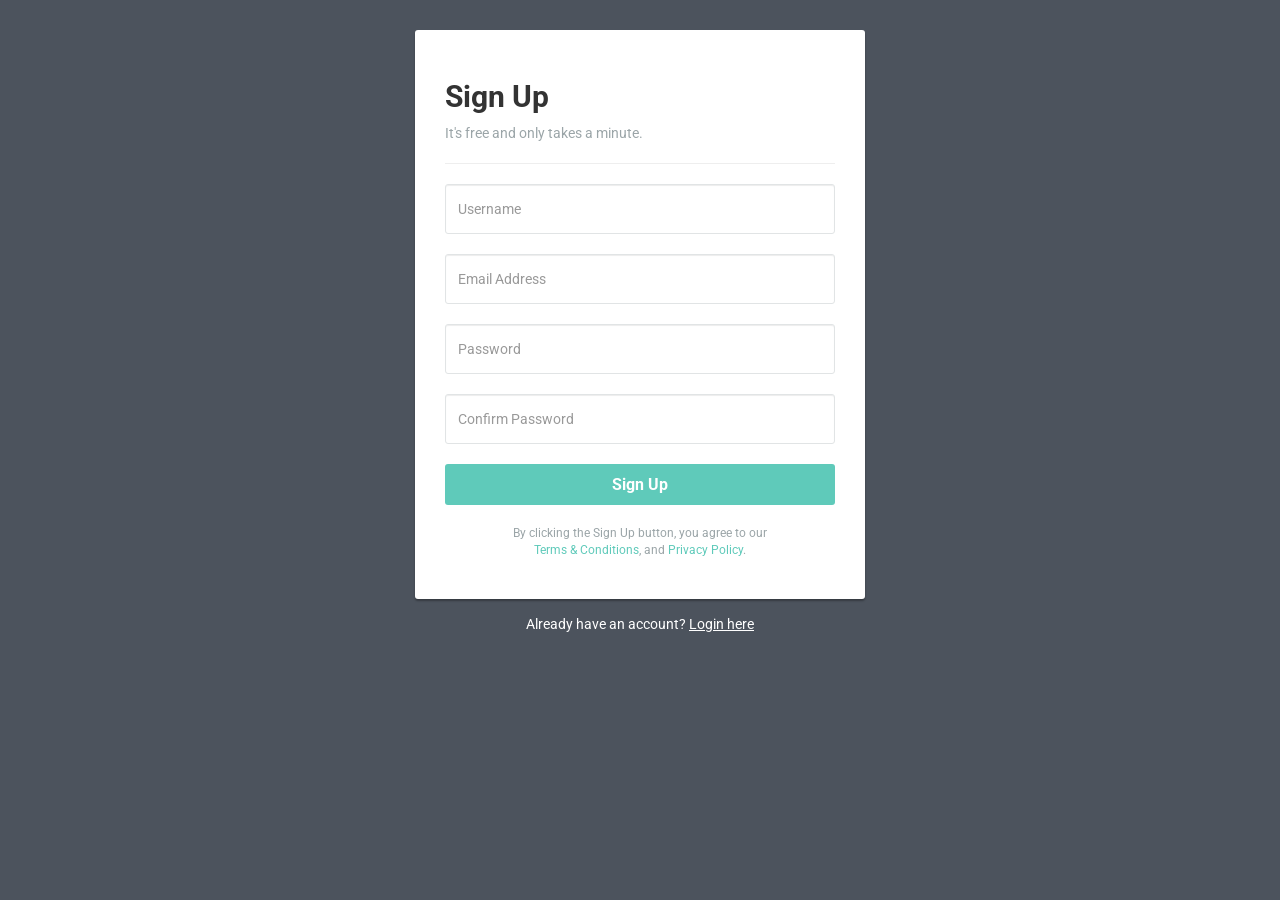
<file: Pages-inside/SignUp.html>
<!DOCTYPE html>
<html lang="en">
<head>
<meta charset="utf-8">
<meta http-equiv="X-UA-Compatible" content="IE=edge">
<meta name="viewport" content="width=device-width, initial-scale=1">
<link href="https://fonts.googleapis.com/css?family=Roboto:400,700" rel="stylesheet">
<title>Tour India Sign up Form</title>
<link rel="stylesheet" href="https://maxcdn.bootstrapcdn.com/bootstrap/3.3.7/css/bootstrap.min.css">
<script src="./vendor/jquery/jquery.min.js"></script>
<script src="https://maxcdn.bootstrapcdn.com/bootstrap/3.3.7/js/bootstrap.min.js"></script> 
<style type="text/css">
	body {
		color: #fff;
		background: #4c535d;
		font-family: 'Roboto', sans-serif;
	}
    .form-control {
        min-height: 50px;
		border-color: #e1e4e5;
	}
    .form-control, .btn {        
        border-radius: 3px;
    }    
	.signup-form {
		width: 450px;
		margin: 0 auto;
		padding: 30px 0;
	}	
    .signup-form form {
		color: #9ba5a8;
		border-radius: 3px;
    	margin-bottom: 15px;
        background: #fff;
        box-shadow: 0px 2px 2px rgba(0, 0, 0, 0.3);
        padding: 30px;
    }
	.signup-form h2 {
		color: #333;
		font-weight: bold;   
    }
	.signup-form .form-group {
		margin-bottom: 20px;
	}
    .signup-form .btn {        
        font-size: 16px;
        font-weight: bold;
		background: #5fcaba;
		border: none;
		min-width: 140px;
    }
	.signup-form .btn:hover, .signup-form .btn:focus {
		background: #3fc0ad;
	}
	.signup-form a {
		color: #fff;
		text-decoration: underline;
	}
	.signup-form form a {
		color: #5fcaba;
		text-decoration: none;
	}	
	.signup-form form a:hover {
		text-decoration: underline;
	}
</style>
</head>
<body>
<div class="signup-form">
    <form action="" method="post">
		<h2>Sign Up</h2>
		<p>It's free and only takes a minute.</p>
		<hr>
        <div class="form-group">
        	<input type="text" class="form-control" name="username" placeholder="Username" required="required">
        </div>
        <div class="form-group">
        	<input type="email" class="form-control" name="email" placeholder="Email Address" required="required">
        </div>
		<div class="form-group">
            <input type="password" class="form-control" name="password" placeholder="Password" required="required">
        </div>
		<div class="form-group">
            <input type="password" class="form-control" name="confirm_password" placeholder="Confirm Password" required="required">
        </div>
		<div class="form-group">
            <button type="submit" class="btn btn-primary btn-block btn-lg">Sign Up</button>
        </div>
		<p class="small text-center">By clicking the Sign Up button, you agree to our <br><a href="#">Terms &amp; Conditions</a>, and <a href="#">Privacy Policy</a>.</p>
    </form>
	<div class="text-center">Already have an account? <a href="#">Login here</a></div>
</div>
</body>
</html>
</file>
<file: css/linearicons.css>
@font-face {
	font-family: 'Linearicons-Free';
	src:url('../fonts/Linearicons-Free.eot?w118d');
	src:url('../fonts/Linearicons-Free.eot?#iefixw118d') format('embedded-opentype'),
		url('../fonts/Linearicons-Free.woff2?w118d') format('woff2'),
		url('../fonts/Linearicons-Free.woff?w118d') format('woff'),
		url('../fonts/Linearicons-Free.ttf?w118d') format('truetype'),
		url('../fonts/Linearicons-Free.svg?w118d#Linearicons-Free') format('svg');
	font-weight: normal;
	font-style: normal;
}

.lnr {
	font-family: 'Linearicons-Free';
	speak: none;
	font-style: normal;
	font-weight: normal;
	font-variant: normal;
	text-transform: none;
	line-height: 1;

	/* Better Font Rendering =========== */
	-webkit-font-smoothing: antialiased;
	-moz-osx-font-smoothing: grayscale;
}

.lnr-home:before {
	content: "\e800";
}
.lnr-apartment:before {
	content: "\e801";
}
.lnr-pencil:before {
	content: "\e802";
}
.lnr-magic-wand:before {
	content: "\e803";
}
.lnr-drop:before {
	content: "\e804";
}
.lnr-lighter:before {
	content: "\e805";
}
.lnr-poop:before {
	content: "\e806";
}
.lnr-sun:before {
	content: "\e807";
}
.lnr-moon:before {
	content: "\e808";
}
.lnr-cloud:before {
	content: "\e809";
}
.lnr-cloud-upload:before {
	content: "\e80a";
}
.lnr-cloud-download:before {
	content: "\e80b";
}
.lnr-cloud-sync:before {
	content: "\e80c";
}
.lnr-cloud-check:before {
	content: "\e80d";
}
.lnr-database:before {
	content: "\e80e";
}
.lnr-lock:before {
	content: "\e80f";
}
.lnr-cog:before {
	content: "\e810";
}
.lnr-trash:before {
	content: "\e811";
}
.lnr-dice:before {
	content: "\e812";
}
.lnr-heart:before {
	content: "\e813";
}
.lnr-star:before {
	content: "\e814";
}
.lnr-star-half:before {
	content: "\e815";
}
.lnr-star-empty:before {
	content: "\e816";
}
.lnr-flag:before {
	content: "\e817";
}
.lnr-envelope:before {
	content: "\e818";
}
.lnr-paperclip:before {
	content: "\e819";
}
.lnr-inbox:before {
	content: "\e81a";
}
.lnr-eye:before {
	content: "\e81b";
}
.lnr-printer:before {
	content: "\e81c";
}
.lnr-file-empty:before {
	content: "\e81d";
}
.lnr-file-add:before {
	content: "\e81e";
}
.lnr-enter:before {
	content: "\e81f";
}
.lnr-exit:before {
	content: "\e820";
}
.lnr-graduation-hat:before {
	content: "\e821";
}
.lnr-license:before {
	content: "\e822";
}
.lnr-music-note:before {
	content: "\e823";
}
.lnr-film-play:before {
	content: "\e824";
}
.lnr-camera-video:before {
	content: "\e825";
}
.lnr-camera:before {
	content: "\e826";
}
.lnr-picture:before {
	content: "\e827";
}
.lnr-book:before {
	content: "\e828";
}
.lnr-bookmark:before {
	content: "\e829";
}
.lnr-user:before {
	content: "\e82a";
}
.lnr-users:before {
	content: "\e82b";
}
.lnr-shirt:before {
	content: "\e82c";
}
.lnr-store:before {
	content: "\e82d";
}
.lnr-cart:before {
	content: "\e82e";
}
.lnr-tag:before {
	content: "\e82f";
}
.lnr-phone-handset:before {
	content: "\e830";
}
.lnr-phone:before {
	content: "\e831";
}
.lnr-pushpin:before {
	content: "\e832";
}
.lnr-map-marker:before {
	content: "\e833";
}
.lnr-map:before {
	content: "\e834";
}
.lnr-location:before {
	content: "\e835";
}
.lnr-calendar-full:before {
	content: "\e836";
}
.lnr-keyboard:before {
	content: "\e837";
}
.lnr-spell-check:before {
	content: "\e838";
}
.lnr-screen:before {
	content: "\e839";
}
.lnr-smartphone:before {
	content: "\e83a";
}
.lnr-tablet:before {
	content: "\e83b";
}
.lnr-laptop:before {
	content: "\e83c";
}
.lnr-laptop-phone:before {
	content: "\e83d";
}
.lnr-power-switch:before {
	content: "\e83e";
}
.lnr-bubble:before {
	content: "\e83f";
}
.lnr-heart-pulse:before {
	content: "\e840";
}
.lnr-construction:before {
	content: "\e841";
}
.lnr-pie-chart:before {
	content: "\e842";
}
.lnr-chart-bars:before {
	content: "\e843";
}
.lnr-gift:before {
	content: "\e844";
}
.lnr-diamond:before {
	content: "\e845";
}
.lnr-linearicons:before {
	content: "\e846";
}
.lnr-dinner:before {
	content: "\e847";
}
.lnr-coffee-cup:before {
	content: "\e848";
}
.lnr-leaf:before {
	content: "\e849";
}
.lnr-paw:before {
	content: "\e84a";
}
.lnr-rocket:before {
	content: "\e84b";
}
.lnr-briefcase:before {
	content: "\e84c";
}
.lnr-bus:before {
	content: "\e84d";
}
.lnr-car:before {
	content: "\e84e";
}
.lnr-train:before {
	content: "\e84f";
}
.lnr-bicycle:before {
	content: "\e850";
}
.lnr-wheelchair:before {
	content: "\e851";
}
.lnr-select:before {
	content: "\e852";
}
.lnr-earth:before {
	content: "\e853";
}
.lnr-smile:before {
	content: "\e854";
}
.lnr-sad:before {
	content: "\e855";
}
.lnr-neutral:before {
	content: "\e856";
}
.lnr-mustache:before {
	content: "\e857";
}
.lnr-alarm:before {
	content: "\e858";
}
.lnr-bullhorn:before {
	content: "\e859";
}
.lnr-volume-high:before {
	content: "\e85a";
}
.lnr-volume-medium:before {
	content: "\e85b";
}
.lnr-volume-low:before {
	content: "\e85c";
}
.lnr-volume:before {
	content: "\e85d";
}
.lnr-mic:before {
	content: "\e85e";
}
.lnr-hourglass:before {
	content: "\e85f";
}
.lnr-undo:before {
	content: "\e860";
}
.lnr-redo:before {
	content: "\e861";
}
.lnr-sync:before {
	content: "\e862";
}
.lnr-history:before {
	content: "\e863";
}
.lnr-clock:before {
	content: "\e864";
}
.lnr-download:before {
	content: "\e865";
}
.lnr-upload:before {
	content: "\e866";
}
.lnr-enter-down:before {
	content: "\e867";
}
.lnr-exit-up:before {
	content: "\e868";
}
.lnr-bug:before {
	content: "\e869";
}
.lnr-code:before {
	content: "\e86a";
}
.lnr-link:before {
	content: "\e86b";
}
.lnr-unlink:before {
	content: "\e86c";
}
.lnr-thumbs-up:before {
	content: "\e86d";
}
.lnr-thumbs-down:before {
	content: "\e86e";
}
.lnr-magnifier:before {
	content: "\e86f";
}
.lnr-cross:before {
	content: "\e870";
}
.lnr-menu:before {
	content: "\e871";
}
.lnr-list:before {
	content: "\e872";
}
.lnr-chevron-up:before {
	content: "\e873";
}
.lnr-chevron-down:before {
	content: "\e874";
}
.lnr-chevron-left:before {
	content: "\e875";
}
.lnr-chevron-right:before {
	content: "\e876";
}
.lnr-arrow-up:before {
	content: "\e877";
}
.lnr-arrow-down:before {
	content: "\e878";
}
.lnr-arrow-left:before {
	content: "\e879";
}
.lnr-arrow-right:before {
	content: "\e87a";
}
.lnr-move:before {
	content: "\e87b";
}
.lnr-warning:before {
	content: "\e87c";
}
.lnr-question-circle:before {
	content: "\e87d";
}
.lnr-menu-circle:before {
	content: "\e87e";
}
.lnr-checkmark-circle:before {
	content: "\e87f";
}
.lnr-cross-circle:before {
	content: "\e880";
}
.lnr-plus-circle:before {
	content: "\e881";
}
.lnr-circle-minus:before {
	content: "\e882";
}
.lnr-arrow-up-circle:before {
	content: "\e883";
}
.lnr-arrow-down-circle:before {
	content: "\e884";
}
.lnr-arrow-left-circle:before {
	content: "\e885";
}
.lnr-arrow-right-circle:before {
	content: "\e886";
}
.lnr-chevron-up-circle:before {
	content: "\e887";
}
.lnr-chevron-down-circle:before {
	content: "\e888";
}
.lnr-chevron-left-circle:before {
	content: "\e889";
}
.lnr-chevron-right-circle:before {
	content: "\e88a";
}
.lnr-crop:before {
	content: "\e88b";
}
.lnr-frame-expand:before {
	content: "\e88c";
}
.lnr-frame-contract:before {
	content: "\e88d";
}
.lnr-layers:before {
	content: "\e88e";
}
.lnr-funnel:before {
	content: "\e88f";
}
.lnr-text-format:before {
	content: "\e890";
}
.lnr-text-format-remove:before {
	content: "\e891";
}
.lnr-text-size:before {
	content: "\e892";
}
.lnr-bold:before {
	content: "\e893";
}
.lnr-italic:before {
	content: "\e894";
}
.lnr-underline:before {
	content: "\e895";
}
.lnr-strikethrough:before {
	content: "\e896";
}
.lnr-highlight:before {
	content: "\e897";
}
.lnr-text-align-left:before {
	content: "\e898";
}
.lnr-text-align-center:before {
	content: "\e899";
}
.lnr-text-align-right:before {
	content: "\e89a";
}
.lnr-text-align-justify:before {
	content: "\e89b";
}
.lnr-line-spacing:before {
	content: "\e89c";
}
.lnr-indent-increase:before {
	content: "\e89d";
}
.lnr-indent-decrease:before {
	content: "\e89e";
}
.lnr-pilcrow:before {
	content: "\e89f";
}
.lnr-direction-ltr:before {
	content: "\e8a0";
}
.lnr-direction-rtl:before {
	content: "\e8a1";
}
.lnr-page-break:before {
	content: "\e8a2";
}
.lnr-sort-alpha-asc:before {
	content: "\e8a3";
}
.lnr-sort-amount-asc:before {
	content: "\e8a4";
}
.lnr-hand:before {
	content: "\e8a5";
}
.lnr-pointer-up:before {
	content: "\e8a6";
}
.lnr-pointer-right:before {
	content: "\e8a7";
}
.lnr-pointer-down:before {
	content: "\e8a8";
}
.lnr-pointer-left:before {
	content: "\e8a9";
}
</file>
<file: css/nice-select.css>
.nice-select {
  -webkit-tap-highlight-color: transparent;
  background-color: #fff;
  border-radius: 5px;
  border: solid 1px #e8e8e8;
  box-sizing: border-box;
  clear: both;
  cursor: pointer;
  display: block;
  float: left;
  font-family: inherit;
  font-size: 14px;
  font-weight: normal;
  height: 42px;
  line-height: 40px;
  outline: none;
  padding-left: 18px;
  padding-right: 30px;
  position: relative;
  text-align: left !important;
  -webkit-transition: all 0.2s ease-in-out;
  transition: all 0.2s ease-in-out;
  -webkit-user-select: none;
     -moz-user-select: none;
      -ms-user-select: none;
          user-select: none;
  white-space: nowrap;
  width: auto; }
  .nice-select:hover {
    border-color: #dbdbdb; }
  .nice-select:active, .nice-select.open, .nice-select:focus {
    border-color: #999; }
  .nice-select:after {
    border-bottom: 2px solid #999;
    border-right: 2px solid #999;
    content: '';
    display: block;
    height: 5px;
    margin-top: -4px;
    pointer-events: none;
    position: absolute;
    right: 12px;
    top: 50%;
    -webkit-transform-origin: 66% 66%;
        -ms-transform-origin: 66% 66%;
            transform-origin: 66% 66%;
    -webkit-transform: rotate(45deg);
        -ms-transform: rotate(45deg);
            transform: rotate(45deg);
    -webkit-transition: all 0.15s ease-in-out;
    transition: all 0.15s ease-in-out;
    width: 5px; }
  .nice-select.open:after {
    -webkit-transform: rotate(-135deg);
        -ms-transform: rotate(-135deg);
            transform: rotate(-135deg); }
  .nice-select.open .list {
    opacity: 1;
    pointer-events: auto;
    -webkit-transform: scale(1) translateY(0);
        -ms-transform: scale(1) translateY(0);
            transform: scale(1) translateY(0); }
  .nice-select.disabled {
    border-color: #ededed;
    color: #999;
    pointer-events: none; }
    .nice-select.disabled:after {
      border-color: #cccccc; }
  .nice-select.wide {
    width: 100%; }
    .nice-select.wide .list {
      left: 0 !important;
      right: 0 !important; }
  .nice-select.right {
    float: right; }
    .nice-select.right .list {
      left: auto;
      right: 0; }
  .nice-select.small {
    font-size: 12px;
    height: 36px;
    line-height: 34px; }
    .nice-select.small:after {
      height: 4px;
      width: 4px; }
    .nice-select.small .option {
      line-height: 34px;
      min-height: 34px; }
  .nice-select .list {
    background-color: #fff;
    border-radius: 5px;
    box-shadow: 0 0 0 1px rgba(68, 68, 68, 0.11);
    box-sizing: border-box;
    margin-top: 4px;
    opacity: 0;
    overflow: hidden;
    padding: 0;
    pointer-events: none;
    position: absolute;
    top: 100%;
    left: 0;
    -webkit-transform-origin: 50% 0;
        -ms-transform-origin: 50% 0;
            transform-origin: 50% 0;
    -webkit-transform: scale(0.75) translateY(-21px);
        -ms-transform: scale(0.75) translateY(-21px);
            transform: scale(0.75) translateY(-21px);
    -webkit-transition: all 0.2s cubic-bezier(0.5, 0, 0, 1.25), opacity 0.15s ease-out;
    transition: all 0.2s cubic-bezier(0.5, 0, 0, 1.25), opacity 0.15s ease-out;
    z-index: 9; }
    .nice-select .list:hover .option:not(:hover) {
      background-color: transparent !important; }
  .nice-select .option {
    cursor: pointer;
    font-weight: 400;
    line-height: 40px;
    list-style: none;
    min-height: 40px;
    outline: none;
    padding-left: 18px;
    padding-right: 29px;
    text-align: left;
    -webkit-transition: all 0.2s;
    transition: all 0.2s; }
    .nice-select .option:hover, .nice-select .option.focus, .nice-select .option.selected.focus {
      background-color: #f6f6f6; }
    .nice-select .option.selected {
      font-weight: bold; }
    .nice-select .option.disabled {
      background-color: transparent;
      color: #999;
      cursor: default; }

.no-csspointerevents .nice-select .list {
  display: none; }

.no-csspointerevents .nice-select.open .list {
  display: block; }
</file>
<file: css/main.css>
/*--------------------------- Color variations ----------------------*/
/* Medium Layout: 1280px */
/* Tablet Layout: 768px */
/* Mobile Layout: 320px */
/* Wide Mobile Layout: 480px */
/* =================================== */
/*  Basic Style 
/* =================================== */
::-moz-selection {
  /* Code for Firefox */
  background-color: #8ab92d;
  color: #fff;
}


::selection {
  background-color: #8ab92d;
  color: #fff;
}

::-webkit-input-placeholder {
  /* WebKit, Blink, Edge */
  color: #777777;
  font-weight: 300;
}

:-moz-placeholder {
  /* Mozilla Firefox 4 to 18 */
  color: #777777;
  opacity: 1;
  font-weight: 300;
}

::-moz-placeholder {
  /* Mozilla Firefox 19+ */
  color: #777777;
  opacity: 1;
  font-weight: 300;
}

:-ms-input-placeholder {
  /* Internet Explorer 10-11 */
  color: #777777;
  font-weight: 300;
}

::-ms-input-placeholder {
  /* Microsoft Edge */
  color: #777777;
  font-weight: 300;
}

body {
  color: #777777;
  font-family: "Poppins", sans-serif;
  font-size: 14px;
  font-weight: 300;
  line-height: 1.625em;
  position: relative;
}



ol, ul {
  margin: 0;
  padding: 0;
  list-style: none;
}

select {
  display: block;
}

figure {
  margin: 0;
}

a {
  -webkit-transition: all 0.3s ease 0s;
  -moz-transition: all 0.3s ease 0s;
  -o-transition: all 0.3s ease 0s;
  transition: all 0.3s ease 0s;
}

iframe {
  border: 0;
}

a, a:focus, a:hover {
  text-decoration: none;
  outline: 0;
}

.btn.active.focus,
.btn.active:focus,
.btn.focus,
.btn.focus:active,
.btn:active:focus,
.btn:focus {
  text-decoration: none;
  outline: 0;
}

.card-panel {
  margin: 0;
  padding: 60px;
}

/**
 *  Typography
 *
 **/
.btn i, .btn-large i, .btn-floating i, .btn-large i, .btn-flat i {
  font-size: 1em;
  line-height: inherit;
}

.gray-bg {
  background: #f9f9ff;
}

h1, h2, h3,
h4, h5, h6 {
  font-family: "Poppins", sans-serif;
  color: #222222;
  line-height: 1.2em !important;
  margin-bottom: 0;
  margin-top: 0;
  font-weight: 600;
}

.h1, .h2, .h3,
.h4, .h5, .h6 {
  margin-bottom: 0;
  margin-top: 0;
  font-family: "Poppins", sans-serif;
  font-weight: 600;
  color: #222222;
}

h1, .h1 {
  font-size: 36px;
}

h2, .h2 {
  font-size: 30px;
}

h3, .h3 {
  font-size: 24px;
}

h4, .h4 {
  font-size: 18px;
}

h5, .h5 {
  font-size: 16px;
}

h6, .h6 {
  font-size: 14px;
  color: #222222;
}

td, th {
  border-radius: 0px;
}


/**
 * For modern browsers
 * 1. The space content is one way to avoid an Opera bug when the
 *    contenteditable attribute is included anywhere else in the document.
 *    Otherwise it causes space to appear at the top and bottom of elements
 *    that are clearfixed.
 * 2. The use of `table` rather than `block` is only necessary if using
 *    `:before` to contain the top-margins of child elements.
 */
.clear::before, .clear::after {
  content: " ";
  display: table;
}

.clear::after {
  clear: both;
}

.fz-11 {
  font-size: 11px;
}

.fz-12 {
  font-size: 12px;
}

.fz-13 {
  font-size: 13px;
}

.fz-14 {
  font-size: 14px;
}

.fz-15 {
  font-size: 15px;
}

.fz-16 {
  font-size: 16px;
}

.fz-18 {
  font-size: 18px;
}

.fz-30 {
  font-size: 30px;
}

.fz-48 {
  font-size: 48px !important;
}

.fw100 {
  font-weight: 100;
}

.fw300 {
  font-weight: 300;
}

.fw400 {
  font-weight: 400 !important;
}

.fw500 {
  font-weight: 500;
}

.f700 {
  font-weight: 700;
}

.fsi {
  font-style: italic;
}

.mt-10 {
  margin-top: 10px;
}

.mt-15 {
  margin-top: 15px;
}

.mt-20 {
  margin-top: 20px;
}

.mt-25 {
  margin-top: 25px;
}

.mt-30 {
  margin-top: 30px;
}

.mt-35 {
  margin-top: 35px;
}

.mt-40 {
  margin-top: 40px;
}

.mt-50 {
  margin-top: 50px;
}

.mt-60 {
  margin-top: 60px;
}

.mt-70 {
  margin-top: 70px;
}

.mt-80 {
  margin-top: 80px;
}

.mt-100 {
  margin-top: 100px;
}

.mt-120 {
  margin-top: 120px;
}

.mt-150 {
  margin-top: 150px;
}

.ml-0 {
  margin-left: 0 !important;
}

.ml-5 {
  margin-left: 5px !important;
}

.ml-10 {
  margin-left: 10px;
}

.ml-15 {
  margin-left: 15px;
}

.ml-20 {
  margin-left: 20px;
}

.ml-30 {
  margin-left: 30px;
}

.ml-50 {
  margin-left: 50px;
}

.mr-0 {
  margin-right: 0 !important;
}

.mr-5 {
  margin-right: 5px !important;
}

.mr-15 {
  margin-right: 15px;
}

.mr-10 {
  margin-right: 10px;
}

.mr-20 {
  margin-right: 20px;
}

.mr-30 {
  margin-right: 30px;
}

.mr-50 {
  margin-right: 50px;
}

.mb-0 {
  margin-bottom: 0px;
}

.mb-0-i {
  margin-bottom: 0px !important;
}

.mb-5 {
  margin-bottom: 5px;
}

.mb-10 {
  margin-bottom: 10px;
}

.mb-15 {
  margin-bottom: 15px;
}

.mb-20 {
  margin-bottom: 20px;
}

.mb-25 {
  margin-bottom: 25px;
}

.mb-30 {
  margin-bottom: 30px;
}

.mb-40 {
  margin-bottom: 40px;
}

.mb-50 {
  margin-bottom: 50px;
}

.mb-60 {
  margin-bottom: 60px;
}

.mb-70 {
  margin-bottom: 70px;
}

.mb-80 {
  margin-bottom: 80px;
}

.mb-90 {
  margin-bottom: 90px;
}

.mb-100 {
  margin-bottom: 100px;
}

.pt-0 {
  padding-top: 0px;
}

.pt-10 {
  padding-top: 10px;
}

.pt-15 {
  padding-top: 15px;
}

.pt-20 {
  padding-top: 20px;
}

.pt-25 {
  padding-top: 25px;
}

.pt-30 {
  padding-top: 30px;
}

.pt-40 {
  padding-top: 40px;
}

.pt-50 {
  padding-top: 50px;
}

.pt-60 {
  padding-top: 60px;
}

.pt-70 {
  padding-top: 70px;
}

.pt-80 {
  padding-top: 80px;
}

.pt-90 {
  padding-top: 90px;
}

.pt-100 {
  padding-top: 100px;
}

.pt-120 {
  padding-top: 120px;
}

.pt-150 {
  padding-top: 150px;
}

.pt-170 {
  padding-top: 170px;
}

.pb-0 {
  padding-bottom: 0px;
}

.pb-10 {
  padding-bottom: 10px;
}

.pb-15 {
  padding-bottom: 15px;
}

.pb-20 {
  padding-bottom: 20px;
}

.pb-25 {
  padding-bottom: 25px;
}

.pb-30 {
  padding-bottom: 30px;
}

.pb-40 {
  padding-bottom: 40px;
}

.pb-50 {
  padding-bottom: 50px;
}

.pb-60 {
  padding-bottom: 60px;
}

.pb-70 {
  padding-bottom: 70px;
}

.pb-80 {
  padding-bottom: 80px;
}

.pb-90 {
  padding-bottom: 90px;
}

.pb-100 {
  padding-bottom: 100px;
}

.pb-120 {
  padding-bottom: 120px;
}

.pb-150 {
  padding-bottom: 150px;
}

.pr-30 {
  padding-right: 30px;
}

.pl-30 {
  padding-left: 30px;
}

.pl-90 {
  padding-left: 90px;
}

.p-40 {
  padding: 40px;
}

.float-left {
  float: left;
}

.float-right {
  float: right;
}

.text-italic {
  font-style: italic;
}

.text-white {
  color: #fff;
}

.text-black {
  color: #000;
}

.transition {
  -webkit-transition: all 0.3s ease 0s;
  -moz-transition: all 0.3s ease 0s;
  -o-transition: all 0.3s ease 0s;
  transition: all 0.3s ease 0s;
}

.section-full {
  padding: 100px 0;
}

.section-half {
  padding: 75px 0;
}

.text-center {
  text-align: center;
}

.text-left {
  text-align: left;
}

.text-rigth {
  text-align: right;
}

.flex {
  display: -webkit-box;
  display: -webkit-flex;
  display: -moz-flex;
  display: -ms-flexbox;
  display: flex;
}

.inline-flex {
  display: -webkit-inline-box;
  display: -webkit-inline-flex;
  display: -moz-inline-flex;
  display: -ms-inline-flexbox;
  display: inline-flex;
}

.flex-grow {
  -webkit-box-flex: 1;
  -webkit-flex-grow: 1;
  -moz-flex-grow: 1;
  -ms-flex-positive: 1;
  flex-grow: 1;
}

.flex-wrap {
  -webkit-flex-wrap: wrap;
  -moz-flex-wrap: wrap;
  -ms-flex-wrap: wrap;
  flex-wrap: wrap;
}

.flex-left {
  -webkit-box-pack: start;
  -ms-flex-pack: start;
  -webkit-justify-content: flex-start;
  -moz-justify-content: flex-start;
  justify-content: flex-start;
}

.flex-middle {
  -webkit-box-align: center;
  -ms-flex-align: center;
  -webkit-align-items: center;
  -moz-align-items: center;
  align-items: center;
}

.flex-right {
  -webkit-box-pack: end;
  -ms-flex-pack: end;
  -webkit-justify-content: flex-end;
  -moz-justify-content: flex-end;
  justify-content: flex-end;
}

.flex-top {
  -webkit-align-self: flex-start;
  -moz-align-self: flex-start;
  -ms-flex-item-align: start;
  align-self: flex-start;
}

.flex-center {
  -webkit-box-pack: center;
  -ms-flex-pack: center;
  -webkit-justify-content: center;
  -moz-justify-content: center;
  justify-content: center;
}

.flex-bottom {
  -webkit-align-self: flex-end;
  -moz-align-self: flex-end;
  -ms-flex-item-align: end;
  align-self: flex-end;
}

.space-between {
  -webkit-box-pack: justify;
  -ms-flex-pack: justify;
  -webkit-justify-content: space-between;
  -moz-justify-content: space-between;
  justify-content: space-between;
}

.space-around {
  -ms-flex-pack: distribute;
  -webkit-justify-content: space-around;
  -moz-justify-content: space-around;
  justify-content: space-around;
}

.flex-column {
  -webkit-box-direction: normal;
  -webkit-box-orient: vertical;
  -webkit-flex-direction: column;
  -moz-flex-direction: column;
  -ms-flex-direction: column;
  flex-direction: column;
}

.flex-cell {
  display: -webkit-box;
  display: -webkit-flex;
  display: -moz-flex;
  display: -ms-flexbox;
  display: flex;
  -webkit-box-flex: 1;
  -webkit-flex-grow: 1;
  -moz-flex-grow: 1;
  -ms-flex-positive: 1;
  flex-grow: 1;
}

.display-table {
  display: table;
}

.light {
  color: #fff;
}

.dark {
  color: #222;
}

.relative {
  position: relative;
}

.overflow-hidden {
  overflow: hidden;
}

.overlay {
  position: absolute;
  left: 0;
  right: 0;
  top: 0;
  bottom: 0;
}

.container.fullwidth {
  width: 100%;
}

.container.no-padding {
  padding-left: 0;
  padding-right: 0;
}

.no-padding {
  padding: 0;
}

.section-bg {
  background: #f9fafc;
}

@media (max-width: 767px) {
  .no-flex-xs {
    display: block !important;
  }
}

.row.no-margin {
  margin-left: 0;
  margin-right: 0;
}

.sample-text-area {
  background: #fff;
  padding: 100px 0 70px 0;
}

.text-heading {
  margin-bottom: 30px;
  font-size: 24px;
}

b, sup, sub, u, del {
  color: #8ab92d;
}

h1 {
  font-size: 36px;
}

h2 {
  font-size: 30px;
}

h3 {
  font-size: 24px;
}

h4 {
  font-size: 18px;
}

h5 {
  font-size: 16px;
}

h6 {
  font-size: 14px;
}

h1, h2, h3, h4, h5, h6 {
  line-height: 1.5em;
}

.typography h1, .typography h2, .typography h3, .typography h4, .typography h5, .typography h6 {
  color: #777777;
}

.button-area {
  background: #fff;
}

.button-area .border-top-generic {
  padding: 70px 15px;
  border-top: 1px dotted #eee;
}

.button-group-area .genric-btn {
  margin-right: 10px;
  margin-top: 10px;
}

.button-group-area .genric-btn:last-child {
  margin-right: 0;
}

.genric-btn {
  display: inline-block;
  outline: none;
  line-height: 40px;
  padding: 0 30px;
  font-size: .8em;
  text-align: center;
  text-decoration: none;
  font-weight: 500;
  cursor: pointer;
  -webkit-transition: all 0.3s ease 0s;
  -moz-transition: all 0.3s ease 0s;
  -o-transition: all 0.3s ease 0s;
  transition: all 0.3s ease 0s;
}

.genric-btn:focus {
  outline: none;
}

.genric-btn.e-large {
  padding: 0 40px;
  line-height: 50px;
}

.genric-btn.large {
  line-height: 45px;
}

.genric-btn.medium {
  line-height: 30px;
}

.genric-btn.small {
  line-height: 25px;
}

.genric-btn.radius {
  border-radius: 3px;
}

.genric-btn.circle {
  border-radius: 20px;
}

.genric-btn.arrow {
  display: -webkit-inline-box;
  display: -ms-inline-flexbox;
  display: inline-flex;
  -webkit-box-align: center;
  -ms-flex-align: center;
  align-items: center;
}

.genric-btn.arrow span {
  margin-left: 10px;
}

.genric-btn.default {
  color: #222222;
  background: #f9f9ff;
  border: 1px solid transparent;
}

.genric-btn.default:hover {
  border: 1px solid #f9f9ff;
  background: #fff;
}

.genric-btn.default-border {
  border: 1px solid #f9f9ff;
  background: #fff;
}

.genric-btn.default-border:hover {
  color: #222222;
  background: #f9f9ff;
  border: 1px solid transparent;
}

.genric-btn.primary {
  color: #fff;
  background: #8ab92d;
  border: 1px solid transparent;
}

.genric-btn.primary:hover {
  color: #8ab92d;
  border: 1px solid #8ab92d;
  background: #fff;
}

.genric-btn.primary-border {
  color: #8ab92d;
  border: 1px solid #8ab92d;
  background: #fff;
}

.genric-btn.primary-border:hover {
  color: #fff;
  background: #8ab92d;
  border: 1px solid transparent;
}

.genric-btn.success {
  color: #fff;
  background: #4cd3e3;
  border: 1px solid transparent;
}

.genric-btn.success:hover {
  color: #4cd3e3;
  border: 1px solid #4cd3e3;
  background: #fff;
}

.genric-btn.success-border {
  color: #4cd3e3;
  border: 1px solid #4cd3e3;
  background: #fff;
}

.genric-btn.success-border:hover {
  color: #fff;
  background: #4cd3e3;
  border: 1px solid transparent;
}

.genric-btn.info {
  color: #fff;
  background: #38a4ff;
  border: 1px solid transparent;
}

.genric-btn.info:hover {
  color: #38a4ff;
  border: 1px solid #38a4ff;
  background: #fff;
}

.genric-btn.info-border {
  color: #38a4ff;
  border: 1px solid #38a4ff;
  background: #fff;
}

.genric-btn.info-border:hover {
  color: #fff;
  background: #38a4ff;
  border: 1px solid transparent;
}

.genric-btn.warning {
  color: #fff;
  background: #f4e700;
  border: 1px solid transparent;
}

.genric-btn.warning:hover {
  color: #f4e700;
  border: 1px solid #f4e700;
  background: #fff;
}

.genric-btn.warning-border {
  color: #f4e700;
  border: 1px solid #f4e700;
  background: #fff;
}

.genric-btn.warning-border:hover {
  color: #fff;
  background: #f4e700;
  border: 1px solid transparent;
}

.genric-btn.danger {
  color: #fff;
  background: #f44a40;
  border: 1px solid transparent;
}

.genric-btn.danger:hover {
  color: #f44a40;
  border: 1px solid #f44a40;
  background: #fff;
}

.genric-btn.danger-border {
  color: #f44a40;
  border: 1px solid #f44a40;
  background: #fff;
}

.genric-btn.danger-border:hover {
  color: #fff;
  background: #f44a40;
  border: 1px solid transparent;
}

.genric-btn.link {
  color: #222222;
  background: #f9f9ff;
  text-decoration: underline;
  border: 1px solid transparent;
}

.genric-btn.link:hover {
  color: #222222;
  border: 1px solid #f9f9ff;
  background: #fff;
}

.genric-btn.link-border {
  color: #222222;
  border: 1px solid #f9f9ff;
  background: #fff;
  text-decoration: underline;
}

.genric-btn.link-border:hover {
  color: #222222;
  background: #f9f9ff;
  border: 1px solid transparent;
}

.genric-btn.disable {
  color: #222222, 0.3;
  background: #f9f9ff;
  border: 1px solid transparent;
  cursor: not-allowed;
}

.generic-blockquote {
  padding: 30px 50px 30px 30px;
  background: #f9f9ff;
  border-left: 2px solid #8ab92d;
}

@media (max-width: 990px) {
  .progress-table-wrap {
    overflow-x: scroll;
  }
}

.progress-table {
  background: #f9f9ff;
  padding: 15px 0px 30px 0px;
  min-width: 800px;
}

.progress-table .serial {
  width: 11.83%;
  padding-left: 30px;
}

.progress-table .country {
  width: 28.07%;
}

.progress-table .visit {
  width: 19.74%;
}

.progress-table .percentage {
  width: 40.36%;
  padding-right: 50px;
}

.progress-table .table-head {
  display: flex;
}

.progress-table .table-head .serial, .progress-table .table-head .country, .progress-table .table-head .visit, .progress-table .table-head .percentage {
  color: #222222;
  line-height: 40px;
  text-transform: uppercase;
  font-weight: 500;
}

.progress-table .table-row {
  padding: 15px 0;
  border-top: 1px solid #edf3fd;
  display: flex;
}

.progress-table .table-row .serial, .progress-table .table-row .country, .progress-table .table-row .visit, .progress-table .table-row .percentage {
  display: flex;
  align-items: center;
}

.progress-table .table-row .country img {
  margin-right: 15px;
}

.progress-table .table-row .percentage .progress {
  width: 80%;
  border-radius: 0px;
  background: transparent;
}

.progress-table .table-row .percentage .progress .progress-bar {
  height: 5px;
  line-height: 5px;
}

.progress-table .table-row .percentage .progress .progress-bar.color-1 {
  background-color: #6382e6;
}

.progress-table .table-row .percentage .progress .progress-bar.color-2 {
  background-color: #e66686;
}

.progress-table .table-row .percentage .progress .progress-bar.color-3 {
  background-color: #f09359;
}

.progress-table .table-row .percentage .progress .progress-bar.color-4 {
  background-color: #73fbaf;
}

.progress-table .table-row .percentage .progress .progress-bar.color-5 {
  background-color: #73fbaf;
}

.progress-table .table-row .percentage .progress .progress-bar.color-6 {
  background-color: #6382e6;
}

.progress-table .table-row .percentage .progress .progress-bar.color-7 {
  background-color: #a367e7;
}

.progress-table .table-row .percentage .progress .progress-bar.color-8 {
  background-color: #e66686;
}

.single-gallery-image {
  margin-top: 30px;
  background-repeat: no-repeat !important;
  background-position: center center !important;
  background-size: cover !important;
  height: 200px;
}

.list-style {
  width: 14px;
  height: 14px;
}

.unordered-list li {
  position: relative;
  padding-left: 30px;
  line-height: 1.82em !important;
}

.unordered-list li:before {
  content: "";
  position: absolute;
  width: 14px;
  height: 14px;
  border: 3px solid #8ab92d;
  background: #fff;
  top: 4px;
  left: 0;
  border-radius: 50%;
}

.ordered-list {
  margin-left: 30px;
}

.ordered-list li {
  list-style-type: decimal-leading-zero;
  color: #8ab92d;
  font-weight: 500;
  line-height: 1.82em !important;
}

.ordered-list li span {
  font-weight: 300;
  color: #777777;
}

.ordered-list-alpha li {
  margin-left: 30px;
  list-style-type: lower-alpha;
  color: #8ab92d;
  font-weight: 500;
  line-height: 1.82em !important;
}

.ordered-list-alpha li span {
  font-weight: 300;
  color: #777777;
}

.ordered-list-roman li {
  margin-left: 30px;
  list-style-type: lower-roman;
  color: #8ab92d;
  font-weight: 500;
  line-height: 1.82em !important;
}

.ordered-list-roman li span {
  font-weight: 300;
  color: #777777;
}

.single-input {
  display: block;
  width: 100%;
  line-height: 40px;
  border: none;
  outline: none;
  background: #f9f9ff;
  padding: 0 20px;
}

.single-input:focus {
  outline: none;
}

.input-group-icon {
  position: relative;
}

.input-group-icon .icon {
  position: absolute;
  left: 20px;
  top: 0;
  line-height: 40px;
  z-index: 3;
}

.input-group-icon .icon i {
  color: #797979;
}

.input-group-icon .single-input {
  padding-left: 45px;
}

.single-textarea {
  display: block;
  width: 100%;
  line-height: 40px;
  border: none;
  outline: none;
  background: #f9f9ff;
  padding: 0 20px;
  height: 100px;
  resize: none;
}

.single-textarea:focus {
  outline: none;
}

.single-input-primary {
  display: block;
  width: 100%;
  line-height: 40px;
  border: 1px solid transparent;
  outline: none;
  background: #f9f9ff;
  padding: 0 20px;
}

.single-input-primary:focus {
  outline: none;
  border: 1px solid #8ab92d;
}

.single-input-accent {
  display: block;
  width: 100%;
  line-height: 40px;
  border: 1px solid transparent;
  outline: none;
  background: #f9f9ff;
  padding: 0 20px;
}

.single-input-accent:focus {
  outline: none;
  border: 1px solid #eb6b55;
}

.single-input-secondary {
  display: block;
  width: 100%;
  line-height: 40px;
  border: 1px solid transparent;
  outline: none;
  background: #f9f9ff;
  padding: 0 20px;
}

.single-input-secondary:focus {
  outline: none;
  border: 1px solid #f09359;
}

.default-switch {
  width: 35px;
  height: 17px;
  border-radius: 8.5px;
  background: #f9f9ff;
  position: relative;
  cursor: pointer;
}

.default-switch input {
  position: absolute;
  left: 0;
  top: 0;
  right: 0;
  bottom: 0;
  width: 100%;
  height: 100%;
  opacity: 0;
  cursor: pointer;
}

.default-switch input + label {
  position: absolute;
  top: 1px;
  left: 1px;
  width: 15px;
  height: 15px;
  border-radius: 50%;
  background: #8ab92d;
  -webkit-transition: all 0.2s;
  -moz-transition: all 0.2s;
  -o-transition: all 0.2s;
  transition: all 0.2s;
  box-shadow: 0px 4px 5px 0px rgba(0, 0, 0, 0.2);
  cursor: pointer;
}

.default-switch input:checked + label {
  left: 19px;
}

.primary-switch {
  width: 35px;
  height: 17px;
  border-radius: 8.5px;
  background: #f9f9ff;
  position: relative;
  cursor: pointer;
}

.primary-switch input {
  position: absolute;
  left: 0;
  top: 0;
  right: 0;
  bottom: 0;
  width: 100%;
  height: 100%;
  opacity: 0;
}

.primary-switch input + label {
  position: absolute;
  left: 0;
  top: 0;
  right: 0;
  bottom: 0;
  width: 100%;
  height: 100%;
}

.primary-switch input + label:before {
  content: "";
  position: absolute;
  left: 0;
  top: 0;
  right: 0;
  bottom: 0;
  width: 100%;
  height: 100%;
  background: transparent;
  border-radius: 8.5px;
  cursor: pointer;
  -webkit-transition: all 0.2s;
  -moz-transition: all 0.2s;
  -o-transition: all 0.2s;
  transition: all 0.2s;
}

.primary-switch input + label:after {
  content: "";
  position: absolute;
  top: 1px;
  left: 1px;
  width: 15px;
  height: 15px;
  border-radius: 50%;
  background: #fff;
  -webkit-transition: all 0.2s;
  -moz-transition: all 0.2s;
  -o-transition: all 0.2s;
  transition: all 0.2s;
  box-shadow: 0px 4px 5px 0px rgba(0, 0, 0, 0.2);
  cursor: pointer;
}

.primary-switch input:checked + label:after {
  left: 19px;
}

.primary-switch input:checked + label:before {
  background: #8ab92d;
}

.confirm-switch {
  width: 35px;
  height: 17px;
  border-radius: 8.5px;
  background: #f9f9ff;
  position: relative;
  cursor: pointer;
}

.confirm-switch input {
  position: absolute;
  left: 0;
  top: 0;
  right: 0;
  bottom: 0;
  width: 100%;
  height: 100%;
  opacity: 0;
}

.confirm-switch input + label {
  position: absolute;
  left: 0;
  top: 0;
  right: 0;
  bottom: 0;
  width: 100%;
  height: 100%;
}

.confirm-switch input + label:before {
  content: "";
  position: absolute;
  left: 0;
  top: 0;
  right: 0;
  bottom: 0;
  width: 100%;
  height: 100%;
  background: transparent;
  border-radius: 8.5px;
  -webkit-transition: all 0.2s;
  -moz-transition: all 0.2s;
  -o-transition: all 0.2s;
  transition: all 0.2s;
  cursor: pointer;
}

.confirm-switch input + label:after {
  content: "";
  position: absolute;
  top: 1px;
  left: 1px;
  width: 15px;
  height: 15px;
  border-radius: 50%;
  background: #fff;
  -webkit-transition: all 0.2s;
  -moz-transition: all 0.2s;
  -o-transition: all 0.2s;
  transition: all 0.2s;
  box-shadow: 0px 4px 5px 0px rgba(0, 0, 0, 0.2);
  cursor: pointer;
}

.confirm-switch input:checked + label:after {
  left: 19px;
}

.confirm-switch input:checked + label:before {
  background: #4cd3e3;
}

.primary-checkbox {
  width: 16px;
  height: 16px;
  border-radius: 3px;
  background: #f9f9ff;
  position: relative;
  cursor: pointer;
}

.primary-checkbox input {
  position: absolute;
  left: 0;
  top: 0;
  right: 0;
  bottom: 0;
  width: 100%;
  height: 100%;
  opacity: 0;
}

.primary-checkbox input + label {
  position: absolute;
  left: 0;
  top: 0;
  right: 0;
  bottom: 0;
  width: 100%;
  height: 100%;
  border-radius: 3px;
  cursor: pointer;
  border: 1px solid #f1f1f1;
}

.primary-checkbox input:checked + label {
  background: url(../img/elements/primary-check.png) no-repeat center center/cover;
  border: none;
}

.confirm-checkbox {
  width: 16px;
  height: 16px;
  border-radius: 3px;
  background: #f9f9ff;
  position: relative;
  cursor: pointer;
}

.confirm-checkbox input {
  position: absolute;
  left: 0;
  top: 0;
  right: 0;
  bottom: 0;
  width: 100%;
  height: 100%;
  opacity: 0;
}

.confirm-checkbox input + label {
  position: absolute;
  left: 0;
  top: 0;
  right: 0;
  bottom: 0;
  width: 100%;
  height: 100%;
  border-radius: 3px;
  cursor: pointer;
  border: 1px solid #f1f1f1;
}

.confirm-checkbox input:checked + label {
  background: url(../img/elements/success-check.png) no-repeat center center/cover;
  border: none;
}

.disabled-checkbox {
  width: 16px;
  height: 16px;
  border-radius: 3px;
  background: #f9f9ff;
  position: relative;
  cursor: pointer;
}

.disabled-checkbox input {
  position: absolute;
  left: 0;
  top: 0;
  right: 0;
  bottom: 0;
  width: 100%;
  height: 100%;
  opacity: 0;
}

.disabled-checkbox input + label {
  position: absolute;
  left: 0;
  top: 0;
  right: 0;
  bottom: 0;
  width: 100%;
  height: 100%;
  border-radius: 3px;
  cursor: pointer;
  border: 1px solid #f1f1f1;
}

.disabled-checkbox input:disabled {
  cursor: not-allowed;
  z-index: 3;
}

.disabled-checkbox input:checked + label {
  background: url(../img/elements/disabled-check.png) no-repeat center center/cover;
  border: none;
}

.primary-radio {
  width: 16px;
  height: 16px;
  border-radius: 8px;
  background: #f9f9ff;
  position: relative;
  cursor: pointer;
}

.primary-radio input {
  position: absolute;
  left: 0;
  top: 0;
  right: 0;
  bottom: 0;
  width: 100%;
  height: 100%;
  opacity: 0;
}

.primary-radio input + label {
  position: absolute;
  left: 0;
  top: 0;
  right: 0;
  bottom: 0;
  width: 100%;
  height: 100%;
  border-radius: 8px;
  cursor: pointer;
  border: 1px solid #f1f1f1;
}

.primary-radio input:checked + label {
  background: url(../img/elements/primary-radio.png) no-repeat center center/cover;
  border: none;
}

.confirm-radio {
  width: 16px;
  height: 16px;
  border-radius: 8px;
  background: #f9f9ff;
  position: relative;
  cursor: pointer;
}

.confirm-radio input {
  position: absolute;
  left: 0;
  top: 0;
  right: 0;
  bottom: 0;
  width: 100%;
  height: 100%;
  opacity: 0;
}

.confirm-radio input + label {
  position: absolute;
  left: 0;
  top: 0;
  right: 0;
  bottom: 0;
  width: 100%;
  height: 100%;
  border-radius: 8px;
  cursor: pointer;
  border: 1px solid #f1f1f1;
}

.confirm-radio input:checked + label {
  background: url(../img/elements/success-radio.png) no-repeat center center/cover;
  border: none;
}

.disabled-radio {
  width: 16px;
  height: 16px;
  border-radius: 8px;
  background: #f9f9ff;
  position: relative;
  cursor: pointer;
}

.disabled-radio input {
  position: absolute;
  left: 0;
  top: 0;
  right: 0;
  bottom: 0;
  width: 100%;
  height: 100%;
  opacity: 0;
}

.disabled-radio input + label {
  position: absolute;
  left: 0;
  top: 0;
  right: 0;
  bottom: 0;
  width: 100%;
  height: 100%;
  border-radius: 8px;
  cursor: pointer;
  border: 1px solid #f1f1f1;
}

.disabled-radio input:disabled {
  cursor: not-allowed;
  z-index: 3;
}

.disabled-radio input:checked + label {
  background: url(../img/elements/disabled-radio.png) no-repeat center center/cover;
  border: none;
}

.default-select {
  height: 40px;
}

.default-select .nice-select {
  border: none;
  border-radius: 0px;
  height: 40px;
  background: #f9f9ff;
  padding-left: 20px;
  padding-right: 40px;
}

.default-select .nice-select .list {
  margin-top: 0;
  border: none;
  border-radius: 0px;
  box-shadow: none;
  width: 100%;
  padding: 10px 0 10px 0px;
}

.default-select .nice-select .list .option {
  font-weight: 300;
  -webkit-transition: all 0.3s ease 0s;
  -moz-transition: all 0.3s ease 0s;
  -o-transition: all 0.3s ease 0s;
  transition: all 0.3s ease 0s;
  line-height: 28px;
  min-height: 28px;
  font-size: 12px;
  padding-left: 20px;
}

.default-select .nice-select .list .option.selected {
  color: #8ab92d;
  background: transparent;
}

.default-select .nice-select .list .option:hover {
  color: #8ab92d;
  background: transparent;
}

.default-select .current {
  margin-right: 50px;
  font-weight: 300;
}

.default-select .nice-select::after {
  right: 20px;
}

.form-select {
  height: 40px;
  width: 100%;
}

.form-select .nice-select {
  border: none;
  border-radius: 0px;
  height: 40px;
  background: #f9f9ff;
  padding-left: 45px;
  padding-right: 40px;
  width: 100%;
}

.form-select .nice-select .list {
  margin-top: 0;
  border: none;
  border-radius: 0px;
  box-shadow: none;
  width: 100%;
  padding: 10px 0 10px 0px;
}

.form-select .nice-select .list .option {
  font-weight: 300;
  -webkit-transition: all 0.3s ease 0s;
  -moz-transition: all 0.3s ease 0s;
  -o-transition: all 0.3s ease 0s;
  transition: all 0.3s ease 0s;
  line-height: 28px;
  min-height: 28px;
  font-size: 12px;
  padding-left: 45px;
}

.form-select .nice-select .list .option.selected {
  color: #8ab92d;
  background: transparent;
}

.form-select .nice-select .list .option:hover {
  color: #8ab92d;
  background: transparent;
}

.form-select .current {
  margin-right: 50px;
  font-weight: 300;
}

.form-select .nice-select::after {
  right: 20px;
}

@media (max-width: 992px) {
  .navbar-nav {
    height: auto;
    max-height: 400px;
    overflow-x: hidden;
  }
}

.is-sticky .default-header {
  background-color: rgba(4, 9, 30, 0.8);
  -webkit-transition: all 0.3s ease 0s;
  -moz-transition: all 0.3s ease 0s;
  -o-transition: all 0.3s ease 0s;
  transition: all 0.3s ease 0s;
}

.collapse.show {
  background-color: rgba(4, 9, 30, 0.8);
  padding: 0px 12px;
}

.is-sticky .collapse.show {
  background-color: transparent;
}

@media (max-width: 800px) {
  .navbar {
    margin: 0px 40px;
  }
}

@media (max-width: 414px) {
  .navbar {
    margin: 0px 0px;
  }
}

@media (max-width: 1024px) {
  .navbar-brand img {
    margin-left: 5px;
  }
}

.default-header {
  position: absolute;
  top: 0;
  left: 0;
  width: 100%;
  z-index: 9;
}

.menu-bar {
  cursor: pointer;
}

.menu-bar span {
  color: #222;
  font-size: 24px;
}

.main-menubar {
  display: none !important;
}

@media (max-width: 991.98px) {
  .main-menubar {
    display: block !important;
  }
}

.navbar-light .navbar-toggler {
  color: #fff;
  border-color: #fff;
}

.navbar-nav a {
  text-transform: uppercase;
  font-weight: 500;
  font-size: 12px;
  color: #fff;
  padding: 20px;
}

.navbar-nav a:hover {
  color: #8ab92d;
}

@media (max-width: 992px) {
  .navbar-nav {
    margin-top: 10px;
  }
  .navbar-nav a {
    padding: 0;
  }
  .navbar-nav li {
    padding: 15px 0;
  }
}

.dropdown-item {
  font-size: 14px;
  width: auto !important;
  text-align: left;
}

@media (max-width: 767px) {
  .dropdown-item {
    text-align: left;
    padding: 0.25rem;
  }
}

@media (min-width: 768px) {
  .dropdown .dropdown-menu {
    display: block;
    opacity: 0;
    -webkit-transition: all 200ms ease-in;
    -moz-transition: all 200ms ease-in;
    -ms-transition: all 200ms ease-in;
    -o-transition: all 200ms ease-in;
    transition: all 200ms ease-in;
  }
  .dropdown:hover .dropdown-menu {
    display: block;
    opacity: 1;
  }
}

.dropdown-menu {
  background: rgba(4, 9, 30, 0.9);
  border-radius: 0;
  margin-top: 15px;
  border: none;
}

.dropdown-menu a {
  padding: 5px 15px;
}

@media (max-width: 767px) {
  .dropdown-menu {
    margin-top: 0px;
  }
}

.dropdown-item:focus, .dropdown-item:hover {
  color: #16181b;
  text-decoration: none;
  background-color: transparent;
}

.fixed {
  position: fixed;
  top: -90px;
  left: 0;
  right: 0;
  z-index: 999;
  transition: 0.4s top cubic-bezier(0.3, 0.73, 0.3, 0.74);
  background: rgba(4, 9, 30, 0.9);
  margin-left: 50px;
  margin-right: 50px;
  width: auto;
  animation: smoothScroll 1s forwards;
}

@media (max-width: 767px) {
  .fixed {
    margin: 30px;
  }
}

@media (max-width: 575px) {
  .fixed {
    margin: 10px;
  }
}

.fixed.slideDown {
  top: 0;
}

.protfolio-wrap {
  margin: 50px;
}

@media (max-width: 767px) {
  .protfolio-wrap {
    margin: 30px;
  }
}

@media (max-width: 575px) {
  .protfolio-wrap {
    margin: 10px;
  }
}

.section-gap {
  padding: 120px 0;
}

.section-title {
  padding-bottom: 30px;
}

.section-title h2 {
  margin-bottom: 20px;
}

.section-title p {
  font-size: 16px;
  margin-bottom: 0;
}

@media (max-width: 991.98px) {
  .section-title p br {
    display: none;
  }
}

.primary-btn {
  background-color: #8ab92d;
  line-height: 36px;
  padding-left: 30px;
  padding-right: 60px;
  border-radius: 25px;
  border: none;
  color: #fff;
  display: inline-block;
  font-weight: 500;
  position: relative;
  -webkit-transition: all 0.3s ease 0s;
  -moz-transition: all 0.3s ease 0s;
  -o-transition: all 0.3s ease 0s;
  transition: all 0.3s ease 0s;
  cursor: pointer;
  text-transform: uppercase;
  position: relative;
}

.primary-btn:focus {
  outline: none;
}

.primary-btn span {
  color: #fff;
  position: absolute;
  top: 50%;
  transform: translateY(-60%);
  right: 30px;
  -webkit-transition: all 0.3s ease 0s;
  -moz-transition: all 0.3s ease 0s;
  -o-transition: all 0.3s ease 0s;
  transition: all 0.3s ease 0s;
}

.primary-btn:hover {
  color: #fff;
}

.primary-btn:hover span {
  color: #fff;
  right: 20px;
}

.primary-btn.white {
  border: 1px solid #fff;
  color: #fff;
}

.primary-btn.white span {
  color: #fff;
}

.primary-btn.white:hover {
  background: #fff;
  color: #8ab92d;
}

.primary-btn.white:hover span {
  color: #8ab92d;
}

.overlay {
  position: absolute;
  left: 0;
  right: 0;
  top: 0;
  bottom: 0;
}

.banner-area {
  margin-top: -56px;
  border-radius: 10px;
  background: url(../img/header-bg.jpg) center;
  background-size: cover;
}

@media (max-width: 1199.98px) {
  .banner-area .fullscreen {
    height: 800px !important;
  }
}

.banner-area .overlay-bg {
  border-radius: 10px;
  background-color: rgba(4, 9, 30, 0.5);
}

.banner-content {
  text-align: center;
}

.banner-content h1 {
  color: #fff;
  font-size: 72px;
  font-weight: 700;
  line-height: 1em;
  margin-top: 20px;
  margin-bottom: 40px;
}

.banner-content h1 span {
  font-weight: 700;
}

@media (max-width: 991.98px) {
  .banner-content h1 {
    font-size: 36px;
  }
}

@media (max-width: 991.98px) {
  .banner-content h1 br {
    display: none;
  }
}

@media (max-width: 1199.98px) {
  .banner-content h1 {
    font-size: 45px;
  }
}

@media (max-width: 414px) {
  .banner-content h1 {
    font-size: 40px;
  }
}

.banner-content h5 {
  color: #8ab92d;
  font-weight: 300;
  letter-spacing: 3px;
  font-size: 12px;
}

@media (max-width: 1280px) {
  .banner-content br {
    display: none;
  }
}

.primary-btn {
  background: #8ab92d;
  border: 1px solid transparent;
  color: #fff;
  padding-left: 40px;
  padding-right: 40px;
  border-radius: 50px;
}

.primary-btn:hover {
  border: 1px solid #fff;
  background: transparent;
  color: #fff;
}

.portfolio-area .primary-btn {
  color: #fff;
  background-color: #8ab92d;
  margin-left: auto;
  margin-right: auto;
}

.portfolio-area .filters {
  text-align: center;
  margin-top: 50px;
}

.portfolio-area .filters ul {
  padding: 0;
}

.portfolio-area .filters ul li {
  list-style: none;
  display: inline-block;
  padding: 20px 30px;
  cursor: pointer;
  position: relative;
  text-transform: uppercase;
  color: #222;
  font-weight: 500;
}

@media (max-width: 736px) {
  .portfolio-area .filters ul li {
    padding: 6px 6px;
  }
}

.portfolio-area .filters ul li:after {
  content: "";
  display: block;
  width: calc(0% - 60px);
  position: absolute;
  height: 2px;
  background: #333;
  transition: width 350ms ease-out;
}

.portfolio-area .filters ul li:hover:after {
  width: calc(100% - 60px);
  transition: width 350ms ease-out;
}

.portfolio-area .filters ul li.active {
  color: #8ab92d;
}

.portfolio-area .filters-content {
  margin-top: 50px;
}

.portfolio-area .filters-content .show {
  opacity: 1;
  visibility: visible;
  transition: all 350ms;
}

.portfolio-area .filters-content .hide {
  opacity: 0;
  visibility: hidden;
  transition: all 350ms;
}

.portfolio-area .filters-content .item {
  text-align: center;
  cursor: pointer;
  margin-bottom: 30px;
}

.portfolio-area .filters-content .item img {
  border-radius: 10px;
}

.portfolio-area .filters-content .item .p-inner {
  padding: 20px 0px;
}

.portfolio-area .filters-content .item .p-inner h5 {
  font-size: 15px;
}

.portfolio-area .filters-content .item .p-inner .cat {
  font-size: 13px;
}

.portfolio-area .filters-content .item img {
  width: 100%;
}

.service-area {
  background: url(../img/service-bg.jpg) center;
  background-size: cover;
  border-radius: 10px;
}

.service-area .overlay-bg {
  border-radius: 10px;
  background: rgba(4, 9, 30, 0.8);
}

.services-area {
  margin-top: -120px;
}

.single-service {
  border-radius: 10px;
  text-align: center;
  padding: 30px;
  background-color: white;
  box-shadow: 0px 10px 30px 0px rgba(138, 185, 45, 0.2);
}

.single-service h4 {
  padding: 20px 0px;
}

@media (max-width: 960px) {
  .single-service {
    margin-bottom: 30px;
  }
}

.single-review h4 {
  color: #222;
}

.single-review .star .checked {
  color: orange;
}

.single-review {
  margin-bottom: 40px;
}

.single-review img {
  margin-bottom: 15px;
}

.single-review .title {
  padding: 20px 0;
}

.single-review .star {
  margin-left: 20px;
}

.footer-area {
  padding-top: 100px;
  background-color: #04091e;
}

h6 {
  color: #fff;
  margin-bottom: 25px;
  font-size: 18px;
  font-weight: 600;
}

.copy-right-text i, .copy-right-text a {
  color: #8ab92d;
}

.footer-social a {
  padding-right: 25px;
  -webkit-transition: all 0.3s ease 0s;
  -moz-transition: all 0.3s ease 0s;
  -o-transition: all 0.3s ease 0s;
  transition: all 0.3s ease 0s;
}

.footer-social a:hover i {
  color: #8ab92d;
}

.footer-social i {
  color: #cccccc;
  -webkit-transition: all 0.3s ease 0s;
  -moz-transition: all 0.3s ease 0s;
  -o-transition: all 0.3s ease 0s;
  transition: all 0.3s ease 0s;
}

@media (max-width: 991.98px) {
  .footer-social {
    text-align: left;
  }
}

.single-footer-widget input {
  border: none;
  width: 80% !important;
  font-weight: 300;
  background: #191919;
  color: #777;
  padding-left: 20px;
  border-radius: 0;
  font-size: 14px;
  padding: 10px 18px;
}

.single-footer-widget input:focus {
  background-color: #191919;
}

.single-footer-widget .bb-btn {
  color: #8ab92d;
  color: #fff;
  font-weight: 300;
  border-radius: 0;
  z-index: 9999;
  cursor: pointer;
}

.single-footer-widget .info {
  position: absolute;
  margin-top: 20%;
  color: #fff;
  font-size: 12px;
}

.single-footer-widget .info.valid {
  color: green;
}

.single-footer-widget .info.error {
  color: red;
}

.single-footer-widget .click-btn {
  background-color: #8ab92d;
  color: #fff;
  border-radius: 0;
  border-top-left-radius: 0px;
  border-bottom-left-radius: 0px;
  padding: 8px 12px;
  border: 0;
}

.single-footer-widget ::-moz-selection {
  /* Code for Firefox */
  background-color: #191919 !important;
  color: #777777;
}

.single-footer-widget ::selection {
  background-color: #191919 !important;
  color: #777777;
}

.single-footer-widget ::-webkit-input-placeholder {
  /* WebKit, Blink, Edge */
  color: #777777;
  font-weight: 300;
}

.single-footer-widget :-moz-placeholder {
  /* Mozilla Firefox 4 to 18 */
  color: #777777;
  opacity: 1;
  font-weight: 300;
}

.single-footer-widget ::-moz-placeholder {
  /* Mozilla Firefox 19+ */
  color: #777777;
  opacity: 1;
  font-weight: 300;
}

.single-footer-widget :-ms-input-placeholder {
  /* Internet Explorer 10-11 */
  color: #777777;
  font-weight: 300;
}

.single-footer-widget ::-ms-input-placeholder {
  /* Microsoft Edge */
  color: #777777;
  font-weight: 300;
}

@media (max-width: 991.98px) {
  .single-footer-widget {
    margin-bottom: 30px;
  }
}

@media (max-width: 800px) {
  .social-widget {
    margin-top: 30px;
  }
}

.footer-text {
  padding-top: 20px;
}

.footer-text a, .footer-text i {
  color: #8ab92d;
}

.whole-wrap {
  background-color: #fff;
}

.generic-banner {
  margin-top: -56px;
  background-color: #04091e;
  text-align: center;
}

.generic-banner .height {
  height: 600px;
}

@media (max-width: 767.98px) {
  .generic-banner .height {
    height: 400px;
  }
}

.generic-banner .generic-banner-content h2 {
  line-height: 1.2em;
  margin-bottom: 20px;
}

@media (max-width: 991.98px) {
  .generic-banner .generic-banner-content h2 br {
    display: none;
  }
}

.generic-banner .generic-banner-content p {
  text-align: center;
  font-size: 16px;
}

@media (max-width: 991.98px) {
  .generic-banner .generic-banner-content p br {
    display: none;
  }
}

.generic-content h1 {
  font-weight: 600;
}

.about-generic-area {
  background: #fff;
}

.about-generic-area p {
  margin-bottom: 20px;
}

.white-bg {
  background: #fff;
}

.section-top-border {
  padding: 70px 0;
  border-top: 1px dotted #eee;
}

.switch-wrap {
  margin-bottom: 10px;
}

.switch-wrap p {
  margin: 0;
}
</file>
<file: Pages-inside/css/goldentemple.css>
/*!
 * Start Bootstrap - Modern Business (https://startbootstrap.com/template-overviews/modern-business)
 * Copyright 2013-2019 Start Bootstrap
 * Licensed under MIT (https://github.com/BlackrockDigital/startbootstrap-logomodern-business-nav/blob/master/LICENSE)
 */
body {
  padding-top: 56px;
}

.carousel-item {
  height: 65vh;
  min-height: 300px;
  background: no-repeat center center scroll;
  -webkit-background-size: cover;
  -moz-background-size: cover;
  -o-background-size: cover;
  background-size: cover;
}

.portfolio-item {
  margin-bottom: 30px;
}
</file>
